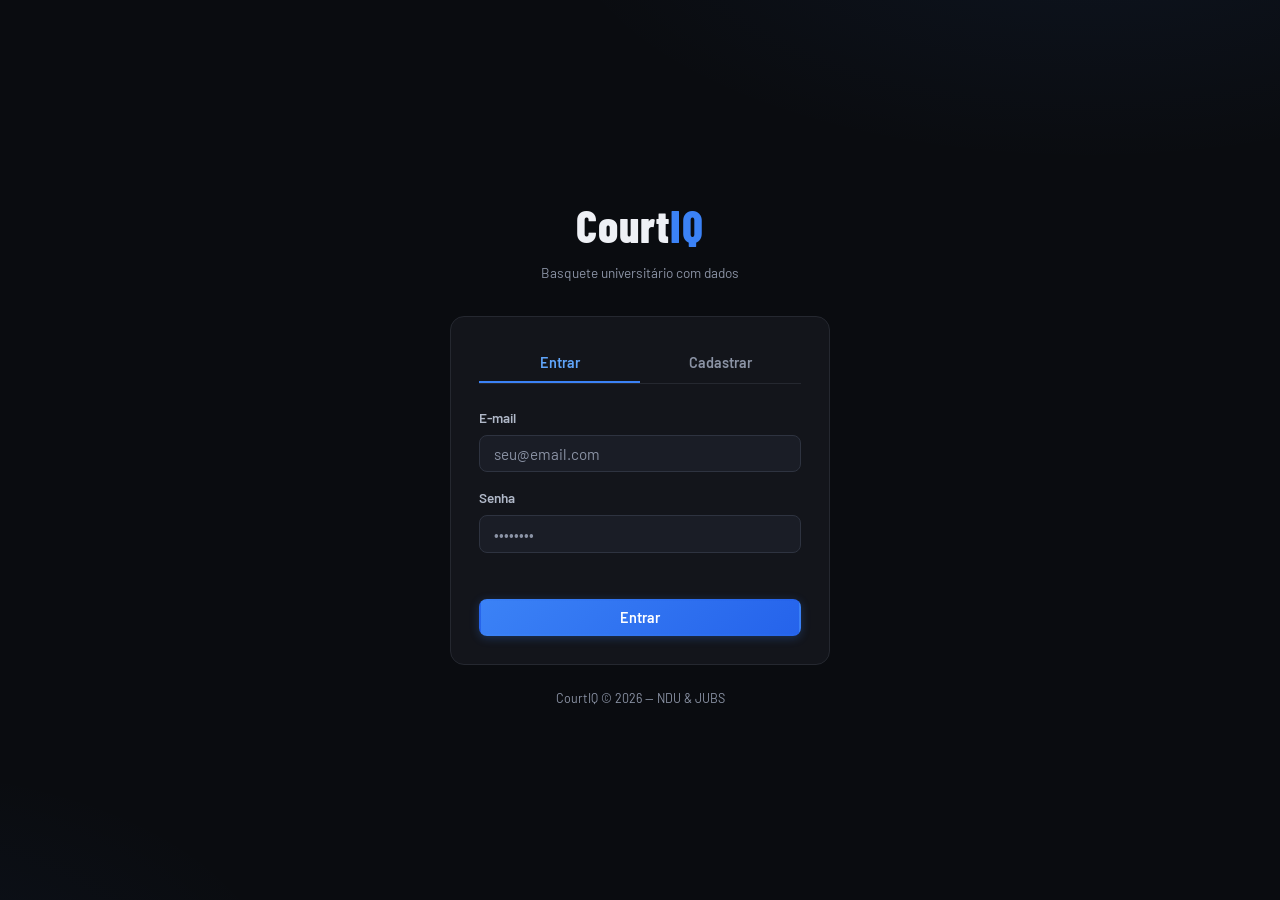
<file: courtiq/index.html>
<!DOCTYPE html>
<html lang="pt-BR">
<head>
  <meta charset="UTF-8" />
  <meta name="viewport" content="width=device-width, initial-scale=1.0" />
  <title>CourtIQ — Login</title>
  <link rel="stylesheet" href="css/style.css" />
  <style>
    .login-page {
      min-height: 100vh;
      display: flex;
      align-items: center;
      justify-content: center;
      padding: 1.5rem;
    }
    .login-box {
      width: 100%;
      max-width: 380px;
    }
    .logo-area {
      text-align: center;
      margin-bottom: 2rem;
    }
    .logo {
      font-family: 'Barlow Condensed', sans-serif;
      font-weight: 800;
      font-size: 2.8rem;
      letter-spacing: 0.02em;
    }
    .logo span { color: var(--accent); }
    .logo-sub {
      font-size: 0.85rem;
      color: var(--muted);
      margin-top: 0.25rem;
    }
    .login-card {
      background: var(--bg2);
      border: 1px solid var(--border);
      border-radius: 14px;
      padding: 1.75rem;
    }
    .login-tabs {
      display: flex;
      gap: 0;
      margin-bottom: 1.5rem;
      border-bottom: 1px solid var(--border);
    }
    .login-tab {
      flex: 1;
      padding: 0.6rem;
      text-align: center;
      font-weight: 600;
      font-size: 0.9rem;
      color: var(--muted);
      border-bottom: 2px solid transparent;
      cursor: pointer;
      background: none;
      border-top: none;
      border-left: none;
      border-right: none;
      transition: color 0.15s, border-color 0.15s;
    }
    .login-tab.active {
      color: var(--accent2);
      border-bottom-color: var(--accent);
    }
    .form-stack { display: flex; flex-direction: column; gap: 1rem; }
    .footer-text {
      text-align: center;
      font-size: 0.78rem;
      color: var(--muted);
      margin-top: 1.5rem;
    }
  </style>
</head>
<body>
  <div class="login-page">
    <div class="login-box">
      <div class="logo-area">
        <div class="logo">Court<span>IQ</span></div>
        <div class="logo-sub">Basquete universitário com dados</div>
      </div>

      <div class="login-card">
        <div class="login-tabs">
          <button class="login-tab active" id="tab-login" onclick="showTab('login')">Entrar</button>
          <button class="login-tab" id="tab-signup" onclick="showTab('signup')">Cadastrar</button>
        </div>

        <!-- Formulário de Login -->
        <div id="panel-login">
          <form class="form-stack" id="form-login">
            <div class="form-group">
              <label class="form-label" for="login-email">E-mail</label>
              <input class="input" type="email" id="login-email" placeholder="seu@email.com" required autocomplete="email" />
            </div>
            <div class="form-group">
              <label class="form-label" for="login-password">Senha</label>
              <input class="input" type="password" id="login-password" placeholder="••••••••" required autocomplete="current-password" />
            </div>
            <div class="form-error" id="login-error"></div>
            <button class="btn btn-primary btn-full" type="submit" id="btn-login">Entrar</button>
          </form>
        </div>

        <!-- Formulário de Cadastro -->
        <div id="panel-signup" class="hidden">
          <form class="form-stack" id="form-signup">
            <div class="form-group">
              <label class="form-label" for="signup-email">E-mail</label>
              <input class="input" type="email" id="signup-email" placeholder="seu@email.com" required autocomplete="email" />
            </div>
            <div class="form-group">
              <label class="form-label" for="signup-password">Senha</label>
              <input class="input" type="password" id="signup-password" placeholder="mínimo 6 caracteres" required autocomplete="new-password" minlength="6" />
            </div>
            <div class="form-group">
              <label class="form-label" for="signup-password2">Confirmar senha</label>
              <input class="input" type="password" id="signup-password2" placeholder="••••••••" required autocomplete="new-password" />
            </div>
            <div class="form-error" id="signup-error"></div>
            <div id="signup-success" class="hidden" style="color: var(--green); font-size: 0.85rem; text-align: center;"></div>
            <button class="btn btn-primary btn-full" type="submit" id="btn-signup">Criar conta</button>
          </form>
        </div>
      </div>

      <div class="footer-text">CourtIQ © 2026 — NDU &amp; JUBS</div>
    </div>
  </div>

  <script type="module">
    import { signIn, signUp, redirectIfLoggedIn } from './js/auth.js';
    import { setLoading } from './js/utils.js';

    redirectIfLoggedIn();

    window.showTab = function(tab) {
      document.getElementById('panel-login').classList.toggle('hidden', tab !== 'login');
      document.getElementById('panel-signup').classList.toggle('hidden', tab !== 'signup');
      document.getElementById('tab-login').classList.toggle('active', tab === 'login');
      document.getElementById('tab-signup').classList.toggle('active', tab === 'signup');
    };

    document.getElementById('form-login').addEventListener('submit', async (e) => {
      e.preventDefault();
      const email = document.getElementById('login-email').value;
      const password = document.getElementById('login-password').value;
      const errEl = document.getElementById('login-error');
      const btn = document.getElementById('btn-login');
      errEl.textContent = '';
      setLoading(btn, true);
      try {
        await signIn(email, password);
        window.location.href = 'choose.html';
      } catch (err) {
        errEl.textContent = 'E-mail ou senha incorretos.';
        setLoading(btn, false);
      }
    });

    document.getElementById('form-signup').addEventListener('submit', async (e) => {
      e.preventDefault();
      const email = document.getElementById('signup-email').value;
      const password = document.getElementById('signup-password').value;
      const password2 = document.getElementById('signup-password2').value;
      const errEl = document.getElementById('signup-error');
      const successEl = document.getElementById('signup-success');
      const btn = document.getElementById('btn-signup');
      errEl.textContent = '';
      successEl.classList.add('hidden');

      if (password !== password2) {
        errEl.textContent = 'As senhas não coincidem.';
        return;
      }
      setLoading(btn, true);
      try {
        await signUp(email, password);
        successEl.textContent = 'Conta criada! Verifique seu e-mail para confirmar.';
        successEl.classList.remove('hidden');
        setLoading(btn, false);
      } catch (err) {
        errEl.textContent = err.message || 'Erro ao criar conta.';
        setLoading(btn, false);
      }
    });
  </script>
</body>
</html>
</file>
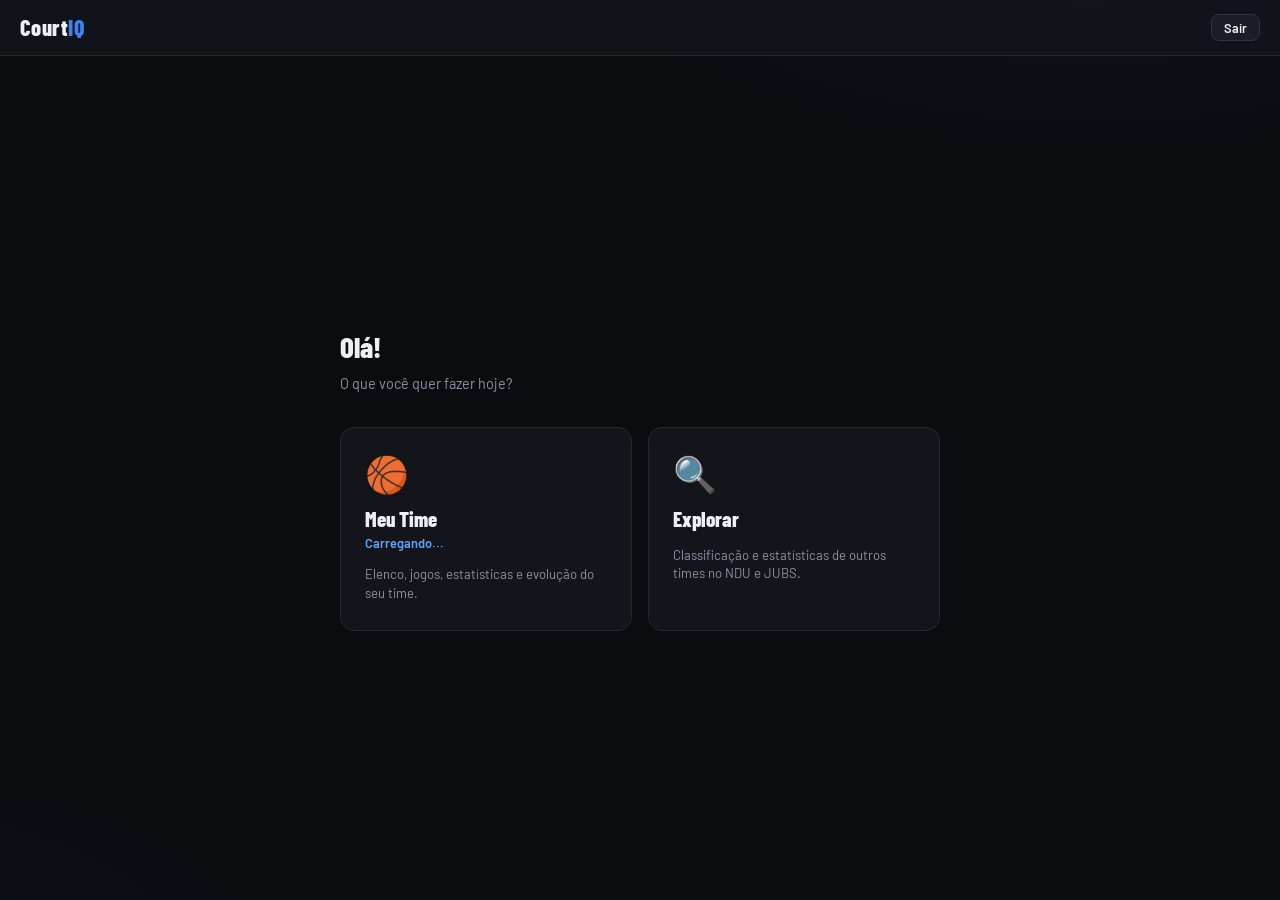
<file: courtiq/choose.html>
<!DOCTYPE html>
<html lang="pt-BR">
<head>
  <meta charset="UTF-8" />
  <meta name="viewport" content="width=device-width, initial-scale=1.0" />
  <title>CourtIQ — Início</title>
  <link rel="stylesheet" href="css/style.css" />
  <style>
    .choose-page {
      min-height: 100vh;
      display: flex;
      flex-direction: column;
    }
    .choose-body {
      flex: 1;
      display: flex;
      align-items: center;
      justify-content: center;
      padding: 2rem 1.25rem;
    }
    .choose-inner { width: 100%; max-width: 600px; }
    .greeting {
      font-family: 'Barlow Condensed', sans-serif;
      font-weight: 800;
      font-size: 1.8rem;
      margin-bottom: 0.3rem;
    }
    .greeting-sub { color: var(--muted); font-size: 0.9rem; margin-bottom: 2rem; }
    .choose-grid {
      display: grid;
      grid-template-columns: 1fr 1fr;
      gap: 1rem;
    }
    .choose-card {
      background: var(--bg2);
      border: 1px solid var(--border);
      border-radius: 14px;
      padding: 1.75rem 1.5rem;
      cursor: pointer;
      text-decoration: none;
      color: var(--text);
      transition: border-color 0.15s, background 0.15s, transform 0.1s;
      display: flex;
      flex-direction: column;
      gap: 0.75rem;
    }
    .choose-card:hover {
      border-color: var(--accent);
      background: #0f1e38;
      transform: translateY(-2px);
      text-decoration: none;
    }
    .choose-icon {
      font-size: 2.2rem;
      line-height: 1;
    }
    .choose-title {
      font-family: 'Barlow Condensed', sans-serif;
      font-weight: 800;
      font-size: 1.3rem;
    }
    .choose-desc { font-size: 0.82rem; color: var(--muted); line-height: 1.4; }
    .choose-team-name {
      font-size: 0.8rem;
      color: var(--accent2);
      font-weight: 600;
    }

    /* Modal onboarding */
    .onboarding-steps { display: flex; flex-direction: column; gap: 1rem; }
    .step-label {
      font-size: 0.75rem;
      font-weight: 700;
      text-transform: uppercase;
      letter-spacing: 0.06em;
      color: var(--accent2);
      margin-bottom: 0.5rem;
    }

    @media (max-width: 480px) {
      .choose-grid { grid-template-columns: 1fr; }
    }
  </style>
</head>
<body>
  <div class="choose-page">
    <nav class="navbar">
      <span class="navbar-logo">Court<span>IQ</span></span>
      <div class="navbar-actions">
        <button class="btn btn-ghost btn-sm" id="btn-logout">Sair</button>
      </div>
    </nav>

    <div class="choose-body">
      <div class="choose-inner">
        <div class="greeting" id="greeting">Olá!</div>
        <div class="greeting-sub">O que você quer fazer hoje?</div>

        <div class="choose-grid">
          <a class="choose-card" href="pages/team.html" id="card-myteam">
            <div class="choose-icon">🏀</div>
            <div>
              <div class="choose-title">Meu Time</div>
              <div class="choose-team-name" id="team-name-label">Carregando...</div>
            </div>
            <div class="choose-desc">Elenco, jogos, estatísticas e evolução do seu time.</div>
          </a>

          <a class="choose-card" href="pages/explore.html">
            <div class="choose-icon">🔍</div>
            <div>
              <div class="choose-title">Explorar</div>
            </div>
            <div class="choose-desc">Classificação e estatísticas de outros times no NDU e JUBS.</div>
          </a>
        </div>
      </div>
    </div>
  </div>

  <!-- Modal onboarding: criar time -->
  <div class="modal-overlay hidden" id="modal-onboarding">
    <div class="modal">
      <div class="modal-title">Bem-vindo ao CourtIQ! 👋</div>
      <p class="text-muted text-sm mb-2">Vamos criar seu time antes de começar.</p>
      <div class="onboarding-steps">
        <div>
          <div class="step-label">Passo 1 — Nome do time</div>
          <div class="form-group">
            <input class="input" type="text" id="team-name-input" placeholder="Ex: Medicina Einstein" maxlength="60" />
          </div>
        </div>
        <div>
          <div class="step-label">Passo 2 — Primeira atleta (opcional)</div>
          <div class="form-group">
            <input class="input" type="text" id="player-name-input" placeholder="Nome da atleta" maxlength="60" />
          </div>
          <div class="flex gap-1 mt-1">
            <input class="input" type="number" id="player-number-input" placeholder="Nº" min="0" max="99" style="width:70px;flex-shrink:0" />
            <select class="select" id="player-position-input">
              <option value="">Posição</option>
              <option>Armadora</option>
              <option>Ala</option>
              <option>Ala-Pivô</option>
              <option>Pivô</option>
            </select>
          </div>
        </div>
        <div class="form-error" id="onboarding-error"></div>
      </div>
      <div class="modal-actions">
        <button class="btn btn-primary" id="btn-create-team">Criar time</button>
      </div>
    </div>
  </div>

  <script type="module">
    import { requireAuth, signOut } from './js/auth.js';
    import { getMyTeam, createTeam, createPlayer } from './js/team.js';
    import { setLoading } from './js/utils.js';

    document.getElementById('btn-logout').addEventListener('click', signOut);

    async function init() {
      const session = await requireAuth();
      if (!session) return;

      const user = session.user;
      const email = user.email || '';
      document.getElementById('greeting').textContent = `Olá, ${email.split('@')[0]}!`;

      const team = await getMyTeam(user.id);
      if (!team) {
        document.getElementById('team-name-label').textContent = 'Criar time';
        document.getElementById('modal-onboarding').classList.remove('hidden');
        document.getElementById('card-myteam').style.pointerEvents = 'none';
      } else {
        localStorage.setItem('currentTeamId', team.id);
        document.getElementById('team-name-label').textContent = team.name;
      }
    }

    document.getElementById('btn-create-team').addEventListener('click', async () => {
      const teamName = document.getElementById('team-name-input').value.trim();
      const playerName = document.getElementById('player-name-input').value.trim();
      const errEl = document.getElementById('onboarding-error');
      const btn = document.getElementById('btn-create-team');
      errEl.textContent = '';

      if (!teamName) { errEl.textContent = 'Informe o nome do time.'; return; }

      setLoading(btn, true);
      try {
        const team = await createTeam(teamName);
        localStorage.setItem('currentTeamId', team.id);
        if (playerName) {
          await createPlayer(team.id, {
            name: playerName,
            jersey_number: parseInt(document.getElementById('player-number-input').value) || null,
            position: document.getElementById('player-position-input').value || null,
          });
        }
        window.location.href = 'pages/team.html';
      } catch (err) {
        errEl.textContent = err.message || 'Erro ao criar time.';
        setLoading(btn, false);
      }
    });

    init();
  </script>
</body>
</html>
</file>
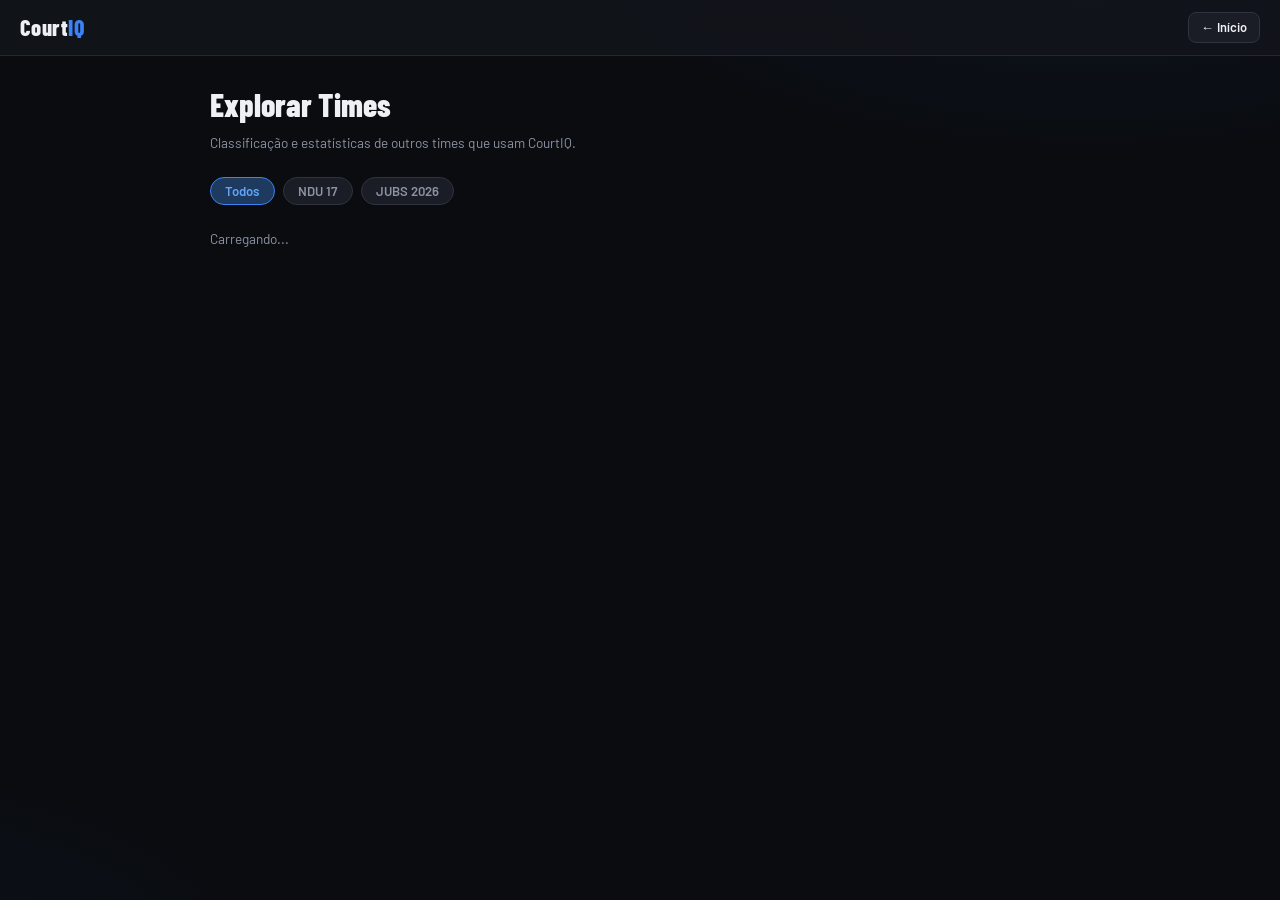
<file: courtiq/pages/explore.html>
<!DOCTYPE html>
<html lang="pt-BR">
<head>
  <meta charset="UTF-8" />
  <meta name="viewport" content="width=device-width, initial-scale=1.0" />
  <title>CourtIQ — Explorar</title>
  <link rel="stylesheet" href="../css/style.css" />
  <style>
    .main { padding: 1.5rem 1.25rem; max-width: 900px; margin: 0 auto; }
    .page-title { font-family: 'Barlow Condensed', sans-serif; font-weight: 800; font-size: 2rem; margin-bottom: 0.3rem; }
    .filter-bar { display: flex; gap: 0.5rem; margin-bottom: 1.5rem; flex-wrap: wrap; }
    .filter-pill {
      padding: 0.3rem 0.9rem;
      border-radius: 20px;
      font-size: 0.82rem;
      font-weight: 600;
      background: var(--bg3);
      border: 1px solid var(--border2);
      color: var(--muted);
      cursor: pointer;
      transition: background 0.12s, color 0.12s, border-color 0.12s;
    }
    .filter-pill.active { background: var(--accent-dim); border-color: var(--accent); color: var(--accent2); }
    .rank { font-family: 'Barlow Condensed', sans-serif; font-weight: 800; font-size: 1.2rem; color: var(--muted); }
    .rank.gold   { color: #fbbf24; }
    .rank.silver { color: #94a3b8; }
    .rank.bronze { color: #c07a3f; }
    .team-name-cell { font-weight: 600; }
    .record-cell { font-family: 'Barlow Condensed', sans-serif; font-weight: 700; }
    .win  { color: var(--green); }
    .loss { color: var(--red); }
    .empty-state { text-align: center; padding: 3rem 1rem; color: var(--muted); }
    .empty-icon { font-size: 3rem; margin-bottom: 0.75rem; }
  </style>
</head>
<body>
  <nav class="navbar">
    <a class="navbar-logo" href="../choose.html">Court<span>IQ</span></a>
    <div class="navbar-actions">
      <a class="btn btn-ghost btn-sm" href="../choose.html">← Início</a>
    </div>
  </nav>

  <div class="main">
    <div class="page-title">Explorar Times</div>
    <p class="text-muted text-sm mb-3">Classificação e estatísticas de outros times que usam CourtIQ.</p>

    <div class="filter-bar">
      <button class="filter-pill active" onclick="setFilter('')">Todos</button>
      <button class="filter-pill" onclick="setFilter('NDU 17')">NDU 17</button>
      <button class="filter-pill" onclick="setFilter('JUBS 2026')">JUBS 2026</button>
    </div>

    <div id="table-wrap" class="table-wrap">
      <div class="text-muted text-sm">Carregando...</div>
    </div>
  </div>

  <script type="module">
    import { requireAuth } from '../js/auth.js';
    import { supabase } from '../js/supabase-client.js';
    import { calcTeamScore } from '../js/stats.js';

    let allTeams = [];
    let allGames = [];
    let currentFilter = '';

    const FILTERS = ['', 'NDU 17', 'JUBS 2026'];
    window.setFilter = function(f) {
      currentFilter = f;
      document.querySelectorAll('.filter-pill').forEach((b, i) => {
        b.classList.toggle('active', FILTERS[i] === f);
      });
      renderTable();
    };

    function renderTable() {
      const wrap = document.getElementById('table-wrap');
      const games = currentFilter
        ? allGames.filter(g => g.tournament === currentFilter && g.status === 'finished')
        : allGames.filter(g => g.status === 'finished');

      if (allTeams.length === 0) {
        wrap.innerHTML = `<div class="empty-state"><div class="empty-icon">🏀</div><p>Nenhum time cadastrado ainda.</p></div>`;
        return;
      }

      // Agregar por time
      const teamStats = allTeams.map(team => {
        const teamGames = games.filter(g => g.team_id === team.id);
        const wins = teamGames.filter(g => (g.our_score || 0) > (g.opp_score || 0)).length;
        const losses = teamGames.length - wins;
        const avgPts = teamGames.length > 0
          ? Math.round(teamGames.reduce((a, g) => a + (g.our_score || 0), 0) / teamGames.length)
          : 0;
        return { team, played: teamGames.length, wins, losses, avgPts };
      }).sort((a, b) => b.wins - a.wins || b.avgPts - a.avgPts);

      if (teamStats.every(t => t.played === 0)) {
        wrap.innerHTML = `<div class="empty-state"><div class="empty-icon">📋</div><p>Nenhum jogo registrado${currentFilter ? ' em ' + currentFilter : ''}.</p></div>`;
        return;
      }

      wrap.innerHTML = `
        <table>
          <thead>
            <tr>
              <th>#</th>
              <th>Time</th>
              <th>J</th>
              <th>V</th>
              <th>D</th>
              <th>PTS/j</th>
            </tr>
          </thead>
          <tbody>
            ${teamStats.map((row, i) => `
              <tr>
                <td><span class="rank ${i===0?'gold':i===1?'silver':i===2?'bronze':''}">${i+1}</span></td>
                <td class="team-name-cell">${row.team.name}</td>
                <td>${row.played}</td>
                <td class="record-cell win">${row.wins}</td>
                <td class="record-cell loss">${row.losses}</td>
                <td>${row.avgPts || '—'}</td>
              </tr>
            `).join('')}
          </tbody>
        </table>
      `;
    }

    async function init() {
      const session = await requireAuth();
      if (!session) return;

      // Buscar todos os times (dados públicos)
      const { data: teams } = await supabase.from('teams').select('id, name').order('name');
      allTeams = teams || [];

      // Buscar jogos finalizados
      const { data: games } = await supabase
        .from('games')
        .select('id, team_id, opponent, date, tournament, status, our_score, opp_score')
        .eq('status', 'finished')
        .order('date', { ascending: false });
      allGames = games || [];

      renderTable();
    }

    init();
  </script>
</body>
</html>
</file>
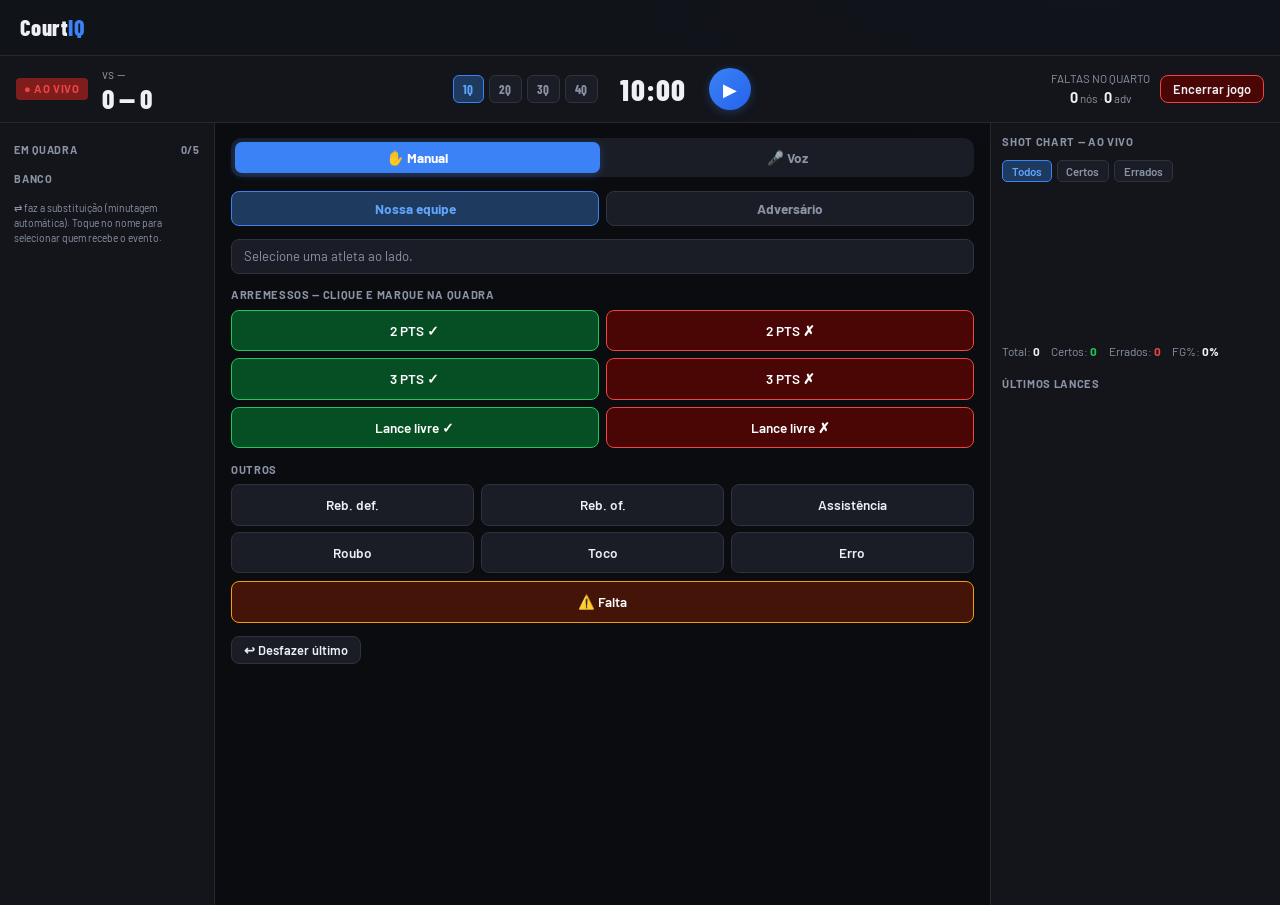
<file: courtiq/pages/game-input.html>
<!DOCTYPE html>
<html lang="pt-BR">
<head>
  <meta charset="UTF-8" />
  <meta name="viewport" content="width=device-width, initial-scale=1.0" />
  <title>CourtIQ — Jogo ao Vivo</title>
  <link rel="stylesheet" href="../css/style.css" />
  <style>
    body { overflow-x: hidden; }

    /* Header fixo */
    .game-header {
      position: sticky;
      top: 56px;
      background: var(--bg2);
      border-bottom: 1px solid var(--border);
      z-index: 50;
      padding: 0.55rem 1rem;
      display: flex;
      align-items: center;
      justify-content: space-between;
      gap: 1rem;
      flex-wrap: wrap;
    }
    .game-header-info { display: flex; align-items: center; gap: 0.9rem; }
    .live-badge { background: #7f1d1d; color: var(--red); font-size: 0.7rem; font-weight: 700; text-transform: uppercase; padding: 0.15rem 0.5rem; border-radius: 4px; letter-spacing: 0.06em; }
    .game-score { font-family: 'Barlow Condensed', sans-serif; font-weight: 800; font-size: 1.7rem; line-height: 1.1; }
    .game-vs { color: var(--muted); font-size: 0.78rem; }

    /* Relógio */
    .clock-block { display: flex; align-items: center; gap: 0.6rem; }
    .clock-time {
      font-family: 'Barlow Condensed', sans-serif;
      font-weight: 800;
      font-size: 1.9rem;
      letter-spacing: 0.04em;
      min-width: 92px;
      text-align: center;
      cursor: pointer;
      border: 1px dashed transparent;
      border-radius: 8px;
      padding: 0 0.3rem;
      line-height: 1.15;
    }
    .clock-time:hover { border-color: var(--border2); }
    .clock-time.running { color: var(--green); }
    .clock-btn {
      width: 42px; height: 42px; border-radius: 50%;
      background: linear-gradient(135deg,#3b82f6,#2563eb);
      border: none; color: #fff; font-size: 1.1rem; cursor: pointer;
      display: flex; align-items: center; justify-content: center;
      box-shadow: 0 2px 10px rgba(59,130,246,0.3);
    }
    .clock-btn.running { background: var(--bg3); border: 1px solid var(--border2); box-shadow: none; }

    .fouls-chip { font-size: 0.72rem; color: var(--muted); text-align: center; }
    .fouls-chip strong { font-size: 0.9rem; color: var(--text); }
    .fouls-chip strong.bonus { color: var(--red); }

    .game-header-right { display: flex; align-items: center; gap: 0.6rem; flex-wrap: wrap; }

    /* Layout 3 colunas */
    .game-body {
      display: grid;
      grid-template-columns: 215px 1fr 290px;
      gap: 0;
      height: calc(100vh - 118px);
      overflow: hidden;
    }

    /* Coluna 1 — atletas */
    .player-sidebar {
      background: var(--bg2);
      border-right: 1px solid var(--border);
      overflow-y: auto;
      padding: 0.65rem 0.5rem;
    }
    .sidebar-title { display:flex; justify-content:space-between; font-size: 0.68rem; font-weight: 700; text-transform: uppercase; letter-spacing: 0.06em; color: var(--muted); padding: 0 0.4rem; margin: 0.5rem 0 0.35rem; }
    .sidebar-player {
      display: flex;
      align-items: center;
      gap: 0.45rem;
      padding: 0.42rem 0.45rem;
      border-radius: 8px;
      cursor: pointer;
      border: 1px solid transparent;
      margin-bottom: 0.2rem;
      transition: border-color 0.12s, background 0.12s;
    }
    .sidebar-player:hover { background: var(--bg3); }
    .sidebar-player.selected { border-color: var(--accent); background: #0f1e38; }
    .sidebar-player.sub-out { border-color: var(--yellow); background: #2a1f05; }
    .sp-num { font-family: 'Barlow Condensed', sans-serif; font-weight: 800; font-size: 0.95rem; color: var(--accent); width: 26px; flex-shrink: 0; }
    .sp-info { flex: 1; min-width: 0; }
    .sp-name { font-size: 0.8rem; font-weight: 600; white-space: nowrap; overflow: hidden; text-overflow: ellipsis; }
    .sp-mini { font-size: 0.64rem; color: var(--muted); }
    .sp-mini .pf-warn { color: var(--yellow); font-weight: 700; }
    .sp-mini .pf-out { color: var(--red); font-weight: 700; }
    .sub-btn {
      width: 26px; height: 26px; flex-shrink: 0;
      border-radius: 6px;
      background: var(--bg3); border: 1px solid var(--border2);
      color: var(--muted); cursor: pointer; font-size: 0.85rem;
      display: flex; align-items: center; justify-content: center;
    }
    .sub-btn:hover { color: var(--text); border-color: var(--accent); }

    /* Coluna 2 — registro */
    .stat-panel { overflow-y: auto; padding: 0.9rem 1rem; display: flex; flex-direction: column; gap: 0.85rem; }
    .reg-tabs { display: flex; gap: 0.4rem; }
    .reg-tab {
      flex: 1;
      padding: 0.5rem;
      border-radius: 8px;
      font-weight: 700;
      font-size: 0.85rem;
      background: var(--bg3);
      border: 1px solid var(--border2);
      color: var(--muted);
      cursor: pointer;
    }
    .reg-tab.active { background: var(--accent-dim); border-color: var(--accent); color: var(--accent2); }
    .reg-tab.opp.active { background: #3a2a10; border-color: var(--yellow); color: var(--yellow); }

    /* Alternador Manual ↔ Voz */
    .input-mode-switch { display: flex; gap: 0.35rem; background: var(--bg3); padding: 0.25rem; border-radius: 10px; }
    .ims-btn { flex: 1; padding: 0.45rem; border-radius: 7px; font-weight: 700; font-size: 0.85rem; background: transparent; border: none; color: var(--muted); cursor: pointer; }
    .ims-btn.active { background: var(--accent); color: #fff; box-shadow: 0 2px 8px rgba(59,130,246,0.3); }

    /* Painel de voz */
    .voice-mic-wrap { display: flex; flex-direction: column; align-items: center; gap: 0.55rem; padding: 0.6rem 0 0.2rem; }
    .voice-mic {
      width: 104px; height: 104px; border-radius: 50%;
      background: linear-gradient(135deg,#3b82f6,#2563eb);
      border: none; color: #fff; font-size: 2.5rem; cursor: pointer;
      box-shadow: 0 6px 22px rgba(59,130,246,0.4);
      transition: transform 0.1s;
      display: flex; align-items: center; justify-content: center;
    }
    .voice-mic:active { transform: scale(0.95); }
    .voice-mic.listening { background: linear-gradient(135deg,#ef4444,#b91c1c); animation: micpulse 1.1s infinite; }
    @keyframes micpulse { 0%,100% { box-shadow: 0 0 0 0 rgba(239,68,68,0.55); } 50% { box-shadow: 0 0 0 16px rgba(239,68,68,0); } }
    .voice-state { font-size: 0.82rem; color: var(--muted); font-weight: 600; text-align: center; }
    .voice-state.listening { color: var(--red); }
    .voice-transcript { min-height: 1.4rem; text-align: center; font-size: 0.95rem; color: var(--text); font-style: italic; }
    .voice-parsed { border-radius: 9px; padding: 0.5rem 0.7rem; font-size: 0.85rem; font-weight: 600; text-align: center; }
    .voice-parsed.ok { background: rgba(16,185,129,0.12); border: 1px solid var(--green); color: #6ee7b7; }
    .voice-parsed.err { background: rgba(239,68,68,0.1); border: 1px solid var(--red); color: #fca5a5; }
    .voice-help ul { list-style: none; padding: 0; margin: 0.35rem 0 0; display: flex; flex-direction: column; gap: 0.3rem; }
    .voice-help li { font-size: 0.8rem; color: var(--text); }
    .voice-help li span { color: var(--accent2); font-size: 0.72rem; }
    .voice-help strong { color: var(--accent2); }
    .voice-unsupported { background: #3a2a10; border: 1px solid var(--yellow); color: var(--yellow); padding: 0.6rem; border-radius: 8px; font-size: 0.82rem; }

    .stat-section-title { font-size: 0.7rem; font-weight: 700; text-transform: uppercase; letter-spacing: 0.06em; color: var(--muted); margin-bottom: 0.35rem; }
    .stat-buttons { display: grid; grid-template-columns: 1fr 1fr; gap: 0.45rem; }
    .stat-buttons-3 { display: grid; grid-template-columns: 1fr 1fr 1fr; gap: 0.4rem; }
    .selected-player-label {
      background: var(--accent-dim);
      border: 1px solid var(--accent);
      border-radius: 8px;
      padding: 0.4rem 0.75rem;
      font-size: 0.85rem;
      font-weight: 600;
      color: var(--accent2);
    }
    .no-player-warn {
      background: var(--bg3);
      border: 1px solid var(--border2);
      border-radius: 8px;
      padding: 0.4rem 0.75rem;
      font-size: 0.82rem;
      color: var(--muted);
    }

    /* Camisas do adversário */
    .opp-jerseys { display: flex; flex-wrap: wrap; gap: 0.35rem; }
    .opp-jersey {
      min-width: 40px; height: 34px;
      padding: 0 0.5rem;
      border-radius: 8px;
      background: var(--bg3); border: 1px solid var(--border2);
      color: var(--text);
      font-family: 'Barlow Condensed', sans-serif; font-weight: 800; font-size: 1rem;
      cursor: pointer;
      display: flex; align-items: center; justify-content: center;
    }
    .opp-jersey.selected { background: #3a2a10; border-color: var(--yellow); color: var(--yellow); }
    .opp-jersey.add { color: var(--muted); font-size: 1.1rem; }

    /* Coluna 3 — shot chart + feed */
    .shotchart-panel {
      background: var(--bg2);
      border-left: 1px solid var(--border);
      overflow-y: auto;
      padding: 0.7rem;
      display: flex;
      flex-direction: column;
      gap: 0.55rem;
    }
    .sc-title { font-size: 0.7rem; font-weight: 700; text-transform: uppercase; letter-spacing: 0.06em; color: var(--muted); }
    .sc-svg { border-radius: 8px; width: 100%; }
    .sc-filters { display: flex; gap: 0.3rem; }
    .sc-filter-btn { padding: 0.2rem 0.55rem; border-radius: 5px; font-size: 0.72rem; font-weight: 600; background: var(--bg3); border: 1px solid var(--border2); color: var(--muted); cursor: pointer; }
    .sc-filter-btn.active { background: var(--accent-dim); border-color: var(--accent); color: var(--accent2); }
    .sc-stats { display: flex; gap: 0.7rem; font-size: 0.74rem; }
    .sc-stat { color: var(--muted); }
    .sc-stat strong { color: var(--text); }

    /* Play-by-play */
    .feed { display: flex; flex-direction: column; gap: 0.25rem; }
    .feed-row {
      display: flex; align-items: center; gap: 0.45rem;
      background: var(--bg3);
      border: 1px solid var(--border);
      border-radius: 7px;
      padding: 0.3rem 0.5rem;
      font-size: 0.74rem;
    }
    .feed-clock { font-family:'Barlow Condensed',sans-serif; font-weight: 800; color: var(--accent2); width: 64px; flex-shrink: 0; font-size: 0.78rem; }
    .feed-text { flex: 1; min-width: 0; white-space: nowrap; overflow: hidden; text-overflow: ellipsis; }
    .feed-text.opp { color: var(--yellow); }
    .feed-del { background: none; border: none; color: var(--muted); cursor: pointer; font-size: 0.8rem; padding: 0 0.1rem; }
    .feed-del:hover { color: var(--red); }

    /* Responsividade */
    @media (max-width: 900px) {
      .game-body { grid-template-columns: 185px 1fr; grid-template-rows: 1fr auto; height: auto; overflow: visible; }
      .shotchart-panel { grid-column: 1 / -1; border-left: none; border-top: 1px solid var(--border); }
    }
    @media (max-width: 560px) {
      .game-body { grid-template-columns: 1fr; }
      .player-sidebar { border-right: none; border-bottom: 1px solid var(--border); max-height: 300px; }
      .game-score { font-size: 1.4rem; }
      .clock-time { font-size: 1.5rem; min-width: 74px; }
    }
  </style>
</head>
<body>
  <nav class="navbar">
    <a class="navbar-logo" href="games.html">Court<span>IQ</span></a>
  </nav>

  <!-- Header fixo: placar + relógio + faltas -->
  <div class="game-header">
    <div class="game-header-info">
      <span class="live-badge">● AO VIVO</span>
      <div>
        <div class="game-vs" id="game-vs">vs —</div>
        <div class="game-score"><span id="score-our">0</span> — <span id="score-opp">0</span></div>
      </div>
    </div>

    <div class="clock-block">
      <div class="quarter-selector" id="quarter-selector">
        <button class="quarter-btn active" onclick="setQuarter(1)">1Q</button>
        <button class="quarter-btn" onclick="setQuarter(2)">2Q</button>
        <button class="quarter-btn" onclick="setQuarter(3)">3Q</button>
        <button class="quarter-btn" onclick="setQuarter(4)">4Q</button>
      </div>
      <div class="clock-time" id="clock-time" title="Clique para ajustar o relógio" onclick="editClock()">10:00</div>
      <button class="clock-btn" id="clock-btn" onclick="toggleClock()" title="Iniciar/pausar relógio">▶</button>
    </div>

    <div class="game-header-right">
      <div class="fouls-chip">FALTAS NO QUARTO<br/><strong id="fouls-our">0</strong> nós · <strong id="fouls-opp">0</strong> adv</div>
      <button class="btn btn-danger btn-sm" id="btn-end-game">Encerrar jogo</button>
    </div>
  </div>

  <!-- Banner shot chart -->
  <div class="shot-banner" id="shot-banner" style="margin:0.5rem 1rem 0">
    🎯 Clique na quadra para marcar o local do arremesso
    <button style="margin-left:auto;font-size:0.8rem;color:var(--muted);background:none;border:none;cursor:pointer" onclick="cancelShot()">Cancelar</button>
  </div>

  <!-- Layout 3 colunas -->
  <div class="game-body">

    <!-- Coluna 1: Em quadra / banco -->
    <div class="player-sidebar" id="player-sidebar">
      <div class="sidebar-title"><span>Em quadra</span><span id="oncourt-count">0/5</span></div>
      <div id="oncourt-players"></div>
      <div class="sidebar-title" style="margin-top:0.8rem"><span>Banco</span></div>
      <div id="bench-players"></div>
      <div class="text-muted" style="font-size:0.64rem;padding:0.5rem 0.4rem 0">
        ⇄ faz a substituição (minutagem automática). Toque no nome para selecionar quem recebe o evento.
      </div>
    </div>

    <!-- Coluna 2: Registro de eventos -->
    <div class="stat-panel">
      <!-- Alterna entrada manual ↔ por voz -->
      <div class="input-mode-switch">
        <button class="ims-btn active" id="ims-manual" onclick="setInputMode('manual')">✋ Manual</button>
        <button class="ims-btn" id="ims-voice" onclick="setInputMode('voice')">🎤 Voz</button>
      </div>

      <!-- ===== MODO MANUAL ===== -->
      <div id="manual-mode" style="display:flex;flex-direction:column;gap:0.85rem">
      <div class="reg-tabs">
        <button class="reg-tab active" id="reg-tab-ours" onclick="setRegMode('ours')">Nossa equipe</button>
        <button class="reg-tab opp" id="reg-tab-opp" onclick="setRegMode('opp')">Adversário</button>
      </div>

      <div id="selected-label" class="no-player-warn">Selecione uma atleta ao lado.</div>

      <!-- Camisas do adversário (só no modo adversário) -->
      <div id="opp-jersey-box" style="display:none">
        <div class="stat-section-title">Camisa da adversária</div>
        <div class="opp-jerseys" id="opp-jerseys"></div>
      </div>

      <!-- Arremessos -->
      <div>
        <div class="stat-section-title">Arremessos — clique e marque na quadra</div>
        <div class="stat-buttons">
          <button class="stat-btn stat-btn-green" onclick="triggerShot('2pt_made')">2 PTS ✓</button>
          <button class="stat-btn stat-btn-red"   onclick="triggerShot('2pt_miss')">2 PTS ✗</button>
          <button class="stat-btn stat-btn-green" onclick="triggerShot('3pt_made')">3 PTS ✓</button>
          <button class="stat-btn stat-btn-red"   onclick="triggerShot('3pt_miss')">3 PTS ✗</button>
          <button class="stat-btn stat-btn-green" onclick="registerEvent('ft_made')">Lance livre ✓</button>
          <button class="stat-btn stat-btn-red"   onclick="registerEvent('ft_miss')">Lance livre ✗</button>
        </div>
      </div>

      <!-- Outros -->
      <div>
        <div class="stat-section-title">Outros</div>
        <div class="stat-buttons-3">
          <button class="stat-btn stat-btn-ghost" onclick="registerEvent('reb_def')">Reb. def.</button>
          <button class="stat-btn stat-btn-ghost" onclick="registerEvent('reb_off')">Reb. of.</button>
          <button class="stat-btn stat-btn-ghost" onclick="registerEvent('ast')">Assistência</button>
          <button class="stat-btn stat-btn-ghost" onclick="registerEvent('stl')">Roubo</button>
          <button class="stat-btn stat-btn-ghost" onclick="registerEvent('blk')">Toco</button>
          <button class="stat-btn stat-btn-ghost" onclick="registerEvent('to')">Erro</button>
        </div>
        <div class="mt-1">
          <button class="stat-btn stat-btn-yellow" style="width:100%" onclick="registerEvent('foul')">⚠️ Falta</button>
        </div>
      </div>

      <button class="btn btn-ghost btn-sm" id="btn-undo" style="width:fit-content" onclick="undoLast()">↩ Desfazer último</button>
      </div><!-- /manual-mode -->

      <!-- ===== MODO VOZ ===== -->
      <div id="voice-mode" style="display:none;flex-direction:column;gap:0.7rem">
        <div id="voice-unsupported" class="voice-unsupported" style="display:none">
          Este navegador não suporta reconhecimento de voz. No iPhone/iPad use o <strong>Safari</strong>; no computador use o <strong>Chrome</strong>.
        </div>
        <div class="voice-mic-wrap">
          <button class="voice-mic" id="voice-mic" title="Toque e fale um comando">🎤</button>
          <div class="voice-state" id="voice-state">Toque e fale um comando</div>
        </div>
        <div class="voice-transcript" id="voice-transcript"></div>
        <div class="voice-parsed ok" id="voice-parsed" style="display:none"></div>
        <button class="btn btn-ghost btn-sm" style="width:fit-content;align-self:center" onclick="undoLast()">↩ Desfazer último</button>
        <div class="voice-help">
          <div class="stat-section-title">Como falar — time → camisa → ação</div>
          <ul>
            <li>"<strong>Time A</strong>, camisa 29, <strong>dois pontos</strong>" <span>+ toque a quadra</span></li>
            <li>"<strong>Adversário</strong>, 12, <strong>três errado</strong>" <span>+ toque a quadra</span></li>
            <li>"<strong>Einstein</strong>, 7, rebote defensivo"</li>
            <li>"<strong>Time B</strong>, 15, roubo"</li>
          </ul>
          <div class="text-muted" style="font-size:0.72rem;margin-top:0.45rem">
            Nós: "Time A" · "Einstein" · "nós" &nbsp;|&nbsp; Adversário: "Time B" · "adversário" · "eles"<br/>
            Ações: pontos (2/3), lance livre, rebote def/of, assistência, roubo, toco, turnover, falta.
          </div>
        </div>
      </div>
    </div>

    <!-- Coluna 3: Shot chart + play-by-play -->
    <div class="shotchart-panel">
      <div class="sc-title">Shot chart — ao vivo</div>
      <div class="sc-filters">
        <button class="sc-filter-btn active" onclick="setSCFilter('all')">Todos</button>
        <button class="sc-filter-btn" onclick="setSCFilter('made')">Certos</button>
        <button class="sc-filter-btn" onclick="setSCFilter('missed')">Errados</button>
      </div>
      <svg class="sc-svg" id="sc-svg" viewBox="0 0 560 300"></svg>
      <div class="sc-stats">
        <div class="sc-stat">Total: <strong id="sc-total">0</strong></div>
        <div class="sc-stat">Certos: <strong id="sc-made" style="color:var(--green)">0</strong></div>
        <div class="sc-stat">Errados: <strong id="sc-missed" style="color:var(--red)">0</strong></div>
        <div class="sc-stat">FG%: <strong id="sc-pct">0%</strong></div>
      </div>
      <div class="sc-title" style="margin-top:0.4rem">Últimos lances</div>
      <div class="feed" id="feed"></div>
    </div>
  </div>

  <div class="toast" id="toast"></div>

  <script type="module">
    import { requireAuth } from '../js/auth.js';
    import { getGame, getGamePlayers, updateGameStatus, updateGame } from '../js/games.js';
    import { createEvent, getGameEvents, deleteEvent } from '../js/events.js';
    import { calcPlayerStats, calcTeamScore, calcOppScore, isOppEvent } from '../js/stats.js';
    import { getGameStints, openStint, closeStint, closeAllOpenStints, playedSeconds, fmtMinutes } from '../js/stints.js';
    import { initShotChart, activateShotMode, deactivateShotMode, addShot, renderShots, getShotStats } from '../js/shotchart.js';
    import { parseCommand, createRecognizer, speechSupported } from '../js/voice-scout.js';
    import { getQueryParam, showToast } from '../js/utils.js';

    const gameId = getQueryParam('gameId') || localStorage.getItem('currentGameId');
    const QLEN = 600; // 10 min por quarto (FIBA)

    let game = null;
    let gamePlayers = [];
    let gameEvents = [];
    let stints = [];
    let onCourt = new Set();
    let pendingSubOut = null;

    let regMode = 'ours';           // 'ours' | 'opp'
    let selectedPlayerId = null;    // atleta nossa selecionada
    let selectedOppJersey = null;   // camisa adversária selecionada
    let oppJerseys = new Set();

    let currentQuarter = 1;
    let clockRemaining = QLEN;
    let clockRunning = false;
    let clockTimer = null;

    let pendingEventType = null;
    let pendingVoice = null;        // comando de voz aguardando toque na quadra
    let recognizer = null;
    let scFilter = 'all';
    const svgEl = document.getElementById('sc-svg');

    const TYPE_LABEL = {
      '2pt_made':'cesta de 2','2pt_miss':'errou de 2','3pt_made':'CESTA DE 3','3pt_miss':'errou de 3',
      'ft_made':'lance livre ✓','ft_miss':'lance livre ✗','reb_off':'reb. ofensivo','reb_def':'reb. defensivo',
      'ast':'assistência','stl':'roubo de bola','blk':'toco','to':'erro','foul':'falta','opp_1pt':'+1 adversário',
    };

    // ---------- Relógio ----------
    function elapsed() { return (currentQuarter - 1) * QLEN + (QLEN - clockRemaining); }

    function fmtClock(s) {
      const m = Math.floor(s / 60), ss = Math.floor(s % 60);
      return `${m}:${String(ss).padStart(2, '0')}`;
    }

    function saveClock() {
      localStorage.setItem(`ciq_clock_${gameId}`, JSON.stringify({ q: currentQuarter, r: clockRemaining }));
    }

    function renderClock() {
      const el = document.getElementById('clock-time');
      el.textContent = fmtClock(clockRemaining);
      el.classList.toggle('running', clockRunning);
      const btn = document.getElementById('clock-btn');
      btn.textContent = clockRunning ? '❚❚' : '▶';
      btn.classList.toggle('running', clockRunning);
    }

    window.toggleClock = function() {
      clockRunning = !clockRunning;
      if (clockRunning) {
        clockTimer = setInterval(() => {
          clockRemaining = Math.max(0, clockRemaining - 1);
          renderClock();
          if (clockRemaining % 5 === 0) saveClock();
          updateMinutes();
          if (clockRemaining === 0) {
            window.toggleClock();
            showToast(`Fim do ${currentQuarter}º quarto.`, '');
          }
        }, 1000);
      } else {
        clearInterval(clockTimer);
        saveClock();
      }
      renderClock();
    };

    window.editClock = function() {
      const v = prompt('Relógio (mm:ss):', fmtClock(clockRemaining));
      if (!v) return;
      const m = v.match(/^(\d{1,2})[:.](\d{1,2})$/);
      if (!m) { showToast('Formato inválido. Use mm:ss', 'error'); return; }
      clockRemaining = Math.min(QLEN, (+m[1]) * 60 + (+m[2]));
      saveClock(); renderClock();
    };

    window.setQuarter = function(q) {
      if (clockRunning) window.toggleClock();
      currentQuarter = q;
      clockRemaining = QLEN;
      document.querySelectorAll('.quarter-btn').forEach((b, i) => b.classList.toggle('active', i + 1 === q));
      saveClock(); renderClock(); updateFouls();
    };

    // ---------- Substituições / minutagem ----------
    window.subToggle = async function(pid) {
      try {
        if (onCourt.has(pid)) {
          if (pendingSubOut === pid) { pendingSubOut = null; renderRoster(); return; }
          if (onCourt.size === 5 || pendingSubOut) {
            pendingSubOut = pid; renderRoster();
            showToast('Agora toque ⇄ em quem entra.', '');
            return;
          }
          // menos de 5 em quadra: sai direto
          await exitCourt(pid);
        } else {
          if (onCourt.size >= 5) {
            if (!pendingSubOut) { showToast('Quadra cheia: toque ⇄ em quem sai primeiro.', 'error'); return; }
            await exitCourt(pendingSubOut);
            pendingSubOut = null;
          }
          await enterCourt(pid);
        }
        renderRoster();
      } catch (err) { showToast('Erro na substituição: ' + err.message, 'error'); }
    };

    async function enterCourt(pid) {
      const st = await openStint(gameId, pid, elapsed());
      stints.push(st);
      onCourt.add(pid);
    }

    async function exitCourt(pid) {
      const open = stints.find(s => s.player_id === pid && s.out_s == null);
      if (open) {
        await closeStint(open.id, elapsed());
        open.out_s = elapsed();
      }
      onCourt.delete(pid);
    }

    // ---------- Seleção / modos ----------
    window.setRegMode = function(m) {
      regMode = m;
      document.getElementById('reg-tab-ours').classList.toggle('active', m === 'ours');
      document.getElementById('reg-tab-opp').classList.toggle('active', m === 'opp');
      document.getElementById('opp-jersey-box').style.display = m === 'opp' ? '' : 'none';
      updateSelectedLabel();
    };

    window.selectPlayer = function(id) {
      selectedPlayerId = id;
      if (regMode === 'opp') setRegMode('ours');
      document.querySelectorAll('.sidebar-player').forEach(el => el.classList.toggle('selected', el.dataset.id === id));
      updateSelectedLabel();
      updateSCStats();
    };

    window.selectOppJersey = function(j) {
      selectedOppJersey = j;
      renderOppJerseys();
      updateSelectedLabel();
    };

    window.addOppJersey = function() {
      const v = prompt('Número da camisa adversária:');
      const n = parseInt(v);
      if (isNaN(n) || n < 0 || n > 99) return;
      oppJerseys.add(n);
      selectedOppJersey = n;
      renderOppJerseys();
      updateSelectedLabel();
    };

    function updateSelectedLabel() {
      const el = document.getElementById('selected-label');
      if (regMode === 'ours') {
        const p = gamePlayers.find(p => p.id === selectedPlayerId);
        if (p) {
          el.className = 'selected-player-label';
          el.textContent = `Registrando para: #${p.jersey_number ?? '—'} ${p.name}`;
        } else {
          el.className = 'no-player-warn';
          el.textContent = 'Selecione uma atleta ao lado.';
        }
      } else {
        if (selectedOppJersey != null) {
          el.className = 'selected-player-label';
          el.style.borderColor = 'var(--yellow)';
          el.textContent = `Registrando para: adversária #${selectedOppJersey}`;
        } else {
          el.className = 'no-player-warn';
          el.textContent = 'Selecione (ou adicione) a camisa da adversária acima.';
        }
      }
      if (regMode === 'ours') el.style.borderColor = '';
    }

    function renderOppJerseys() {
      const box = document.getElementById('opp-jerseys');
      const nums = [...oppJerseys].sort((a, b) => a - b);
      box.innerHTML = nums.map(n =>
        `<button class="opp-jersey ${n === selectedOppJersey ? 'selected' : ''}" onclick="selectOppJersey(${n})">#${n}</button>`
      ).join('') + `<button class="opp-jersey add" onclick="addOppJersey()" title="Adicionar camisa">+</button>`;
    }

    // ---------- Registro de eventos ----------
    function canRegister() {
      if (regMode === 'ours' && !selectedPlayerId) { showToast('Selecione uma atleta primeiro.', 'error'); return false; }
      if (regMode === 'opp' && selectedOppJersey == null) { showToast('Selecione a camisa adversária primeiro.', 'error'); return false; }
      return true;
    }

    window.triggerShot = function(type) {
      if (!canRegister()) return;
      pendingEventType = type;
      document.getElementById('shot-banner').classList.add('active');
      activateShotMode(svgEl);
    };

    window.cancelShot = function() {
      pendingEventType = null;
      pendingVoice = null;
      document.getElementById('shot-banner').classList.remove('active');
      deactivateShotMode(svgEl);
    };

    window.registerEvent = async function(type, shotX = null, shotY = null) {
      if (!canRegister()) return;
      try {
        const ev = regMode === 'ours'
          ? await createEvent(gameId, selectedPlayerId, type, currentQuarter, shotX, shotY, 'manual', null, elapsed())
          : await createEvent(gameId, null, type, currentQuarter, shotX, shotY, 'manual', selectedOppJersey, elapsed());
        gameEvents.push(ev);
        afterEventChange(ev, shotX != null);
        if (type === 'foul' && regMode === 'ours') {
          const fls = gameEvents.filter(e => e.player_id === selectedPlayerId && e.type === 'foul').length;
          if (fls === 4) showToast('⚠️ 4ª falta!', '');
          if (fls >= 5) showToast('🚨 5ª falta — atleta excluída.', 'error');
        }
      } catch (err) {
        showToast('Erro ao registrar evento: ' + err.message, 'error');
      }
    };

    window.undoLast = async function() {
      const last = gameEvents[gameEvents.length - 1];
      if (!last) return;
      if (!confirm('Remover o último evento registrado?')) return;
      await removeEvent(last.id, false);
      showToast('Evento removido.', '');
    };

    // ---------- Entrada por voz ----------
    window.setInputMode = function(mode) {
      document.getElementById('ims-manual').classList.toggle('active', mode === 'manual');
      document.getElementById('ims-voice').classList.toggle('active', mode === 'voice');
      document.getElementById('manual-mode').style.display = mode === 'manual' ? 'flex' : 'none';
      document.getElementById('voice-mode').style.display = mode === 'voice' ? 'flex' : 'none';
      if (mode === 'voice' && !speechSupported()) {
        document.getElementById('voice-unsupported').style.display = '';
      }
    };

    function teamLabel(team) {
      return team === 'ours' ? 'Nós' : 'Adv';
    }

    function showVoiceParsed(kind, msg) {
      const el = document.getElementById('voice-parsed');
      el.style.display = '';
      el.className = 'voice-parsed ' + kind;
      el.textContent = msg;
    }

    // Cria o evento vindo da voz (carrega source='voice' para auditoria)
    async function commitVoiceEvent(team, playerId, oppJersey, type, x = null, y = null) {
      const ev = team === 'ours'
        ? await createEvent(gameId, playerId, type, currentQuarter, x, y, 'voice', null, elapsed())
        : await createEvent(gameId, null, type, currentQuarter, x, y, 'voice', oppJersey, elapsed());
      gameEvents.push(ev);
      if (team === 'opp' && oppJersey != null && !oppJerseys.has(oppJersey)) {
        oppJerseys.add(oppJersey); renderOppJerseys();
      }
      afterEventChange(ev, x != null);
      if (type === 'foul' && team === 'ours') {
        const fls = gameEvents.filter(e => e.player_id === playerId && e.type === 'foul').length;
        if (fls === 4) showToast('⚠️ 4ª falta!', '');
        if (fls >= 5) showToast('🚨 5ª falta — atleta excluída.', 'error');
      }
      return ev;
    }

    async function handleVoiceCommand(cmd) {
      let playerId = null, oppJersey = null;
      if (cmd.team === 'ours') {
        const p = gamePlayers.find(x => x.jersey_number === cmd.jersey);
        if (!p) { showVoiceParsed('err', `#${cmd.jersey} não está escalada. Confira o número ou use o manual.`); return; }
        playerId = p.id;
      } else {
        oppJersey = cmd.jersey;
      }
      if (cmd.needsLocation) {
        pendingVoice = { team: cmd.team, playerId, oppJersey, type: cmd.type, jersey: cmd.jersey };
        document.getElementById('shot-banner').classList.add('active');
        activateShotMode(svgEl);
        showVoiceParsed('ok', `${teamLabel(cmd.team)} #${cmd.jersey} · ${cmd.label} — toque o local na quadra 👉`);
      } else {
        await commitVoiceEvent(cmd.team, playerId, oppJersey, cmd.type);
        showVoiceParsed('ok', `✓ ${teamLabel(cmd.team)} #${cmd.jersey} · ${cmd.label}`);
      }
    }

    function displayTranscript(t) { return t.replace(/:/g, ' dois pontos'); }

    function onVoiceFinal(text, alternatives) {
      document.getElementById('voice-transcript').textContent = `"${displayTranscript(text)}"`;
      const candidates = (alternatives && alternatives.length) ? alternatives : [text];
      let cmd = null;
      for (const alt of candidates) {
        const c = parseCommand(alt);
        if (c.ok) { cmd = c; break; }
        if (!cmd) cmd = c; // guarda o primeiro para a mensagem de erro
      }
      if (cmd && cmd.ok) { handleVoiceCommand(cmd); return; }
      const hints = {
        sem_time: 'comece pelo time: "Time A" / "Einstein" ou "Adversário".',
        sem_acao: 'não identifiquei a ação (pontos, rebote, roubo...).',
        sem_camisa: 'não identifiquei o número da camisa.',
        vazio: 'não ouvi nada — tente de novo.',
      };
      showVoiceParsed('err', `Não entendi — ${hints[cmd?.reason] || 'repita o comando.'}`);
    }

    function setupVoice() {
      const micBtn = document.getElementById('voice-mic');
      if (!speechSupported()) {
        document.getElementById('voice-unsupported').style.display = '';
        return;
      }
      recognizer = createRecognizer({
        lang: 'pt-BR',
        onInterim: (t) => { document.getElementById('voice-transcript').textContent = displayTranscript(t); },
        onFinal: onVoiceFinal,
        onError: (code) => {
          const st = document.getElementById('voice-state');
          st.classList.remove('listening');
          micBtn.classList.remove('listening');
          if (code === 'not-allowed' || code === 'service-not-allowed') {
            showVoiceParsed('err', 'Permita o uso do microfone para usar a voz.');
            st.textContent = 'Microfone bloqueado';
          } else if (code === 'no-speech') {
            st.textContent = 'Não ouvi — toque e fale';
          } else {
            st.textContent = 'Toque e fale um comando';
          }
        },
        onState: (s) => {
          const st = document.getElementById('voice-state');
          micBtn.classList.toggle('listening', s === 'listening');
          st.classList.toggle('listening', s === 'listening');
          st.textContent = s === 'listening' ? '🔴 Ouvindo… fale agora' : 'Toque e fale um comando';
        },
      });
      micBtn.addEventListener('click', () => {
        if (!recognizer) return;
        if (recognizer.active) recognizer.stop();
        else { document.getElementById('voice-transcript').textContent = ''; recognizer.start(); }
      });
    }

    window.removeFeedEvent = async function(id) {
      if (!confirm('Remover este lance?')) return;
      await removeEvent(id, false);
    };

    async function removeEvent(id, silent) {
      try {
        await deleteEvent(id);
        gameEvents = gameEvents.filter(e => e.id !== id);
        afterEventChange(null, true);
      } catch (err) {
        if (!silent) showToast('Erro ao remover.', 'error');
      }
    }

    function afterEventChange(ev, touchShots) {
      updateScoreboard();
      updateRosterStats();
      updateFouls();
      renderFeed();
      if (touchShots) {
        if (ev && ev.shot_x != null) addShot(svgEl, ev);
        else {
          const shots = gameEvents.filter(e => e.shot_x != null);
          renderShots(svgEl, shots, scFilter, null);
        }
        updateSCStats();
      }
    }

    // ---------- UI: placar / faltas / feed / roster ----------
    function updateScoreboard() {
      document.getElementById('score-our').textContent = calcTeamScore(gameEvents);
      document.getElementById('score-opp').textContent = calcOppScore(gameEvents);
    }

    function updateFouls() {
      const inQ = gameEvents.filter(e => e.type === 'foul' && (e.quarter || 1) === currentQuarter);
      const ours = inQ.filter(e => !isOppEvent(e)).length;
      const opp = inQ.filter(e => isOppEvent(e)).length;
      const elOur = document.getElementById('fouls-our');
      const elOpp = document.getElementById('fouls-opp');
      elOur.textContent = ours; elOur.classList.toggle('bonus', ours >= 5);
      elOpp.textContent = opp; elOpp.classList.toggle('bonus', opp >= 5);
    }

    function feedClockLabel(ev) {
      if (ev.clock_s == null) return `Q${ev.quarter || '?'}`;
      const q = ev.quarter || Math.floor(Number(ev.clock_s) / QLEN) + 1;
      const rem = QLEN - (Number(ev.clock_s) - (q - 1) * QLEN);
      return `Q${q} ${fmtClock(Math.max(0, rem))}`;
    }

    function renderFeed() {
      const feed = document.getElementById('feed');
      const rows = [...gameEvents].slice(-30).reverse().map(ev => {
        const opp = isOppEvent(ev);
        const p = ev.player_id ? gamePlayers.find(x => x.id === ev.player_id) : null;
        const who = opp
          ? (ev.opp_jersey_number != null ? `Adv #${ev.opp_jersey_number}` : 'Adversário')
          : (p ? `#${p.jersey_number ?? '—'} ${p.name.split(' ')[0]}` : '—');
        return `<div class="feed-row">
          <span class="feed-clock">${feedClockLabel(ev)}</span>
          <span class="feed-text ${opp ? 'opp' : ''}">${who} — ${TYPE_LABEL[ev.type] || ev.type}</span>
          <button class="feed-del" onclick="removeFeedEvent('${ev.id}')" title="Remover">✕</button>
        </div>`;
      });
      feed.innerHTML = rows.join('') || '<div class="text-muted" style="font-size:0.74rem">Nenhum lance registrado ainda.</div>';
    }

    function playerRow(p) {
      const evs = gameEvents.filter(e => e.player_id === p.id);
      const st = calcPlayerStats(evs);
      const secs = playedSeconds(stints, p.id, elapsed());
      const pfClass = st.foul >= 5 ? 'pf-out' : (st.foul >= 4 ? 'pf-warn' : '');
      return `<div class="sidebar-player ${p.id === selectedPlayerId ? 'selected' : ''} ${p.id === pendingSubOut ? 'sub-out' : ''}" data-id="${p.id}" onclick="selectPlayer('${p.id}')">
        <span class="sp-num">#${p.jersey_number ?? '—'}</span>
        <div class="sp-info">
          <div class="sp-name">${p.name.split(' ')[0]}</div>
          <div class="sp-mini" id="mini-${p.id}">${st.pts}p ${st.reb}r ${st.ast}a · <span class="${pfClass}">${st.foul}F</span> · <span class="min-${p.id}">${fmtMinutes(secs)}</span></div>
        </div>
        <button class="sub-btn" onclick="event.stopPropagation(); subToggle('${p.id}')" title="Substituir">⇄</button>
      </div>`;
    }

    function renderRoster() {
      const court = gamePlayers.filter(p => onCourt.has(p.id));
      const bench = gamePlayers.filter(p => !onCourt.has(p.id));
      document.getElementById('oncourt-players').innerHTML =
        court.map(playerRow).join('') || '<div class="text-muted" style="font-size:0.7rem;padding:0 0.4rem">Toque ⇄ no banco para escalar as titulares.</div>';
      document.getElementById('bench-players').innerHTML = bench.map(playerRow).join('');
      document.getElementById('oncourt-count').textContent = `${onCourt.size}/5`;
    }

    function updateRosterStats() { renderRoster(); }

    function updateMinutes() {
      // atualiza só os contadores de minutos (a cada segundo do relógio)
      gamePlayers.forEach(p => {
        if (!onCourt.has(p.id)) return;
        const el = document.querySelector(`.min-${p.id}`);
        if (el) el.textContent = fmtMinutes(playedSeconds(stints, p.id, elapsed()));
      });
    }

    function updateSCStats() {
      const shots = gameEvents.filter(e => e.shot_x != null);
      const st = getShotStats(shots, regMode === 'ours' ? selectedPlayerId : null);
      document.getElementById('sc-total').textContent = st.total;
      document.getElementById('sc-made').textContent = st.made;
      document.getElementById('sc-missed').textContent = st.missed;
      document.getElementById('sc-pct').textContent = st.pct;
    }

    window.setSCFilter = function(f) {
      scFilter = f;
      document.querySelectorAll('.sc-filter-btn').forEach((b, i) => b.classList.toggle('active', ['all','made','missed'][i] === f));
      renderShots(svgEl, gameEvents.filter(e => e.shot_x != null), f, null);
      updateSCStats();
    };

    // ---------- Encerrar jogo ----------
    document.getElementById('btn-end-game').addEventListener('click', async () => {
      if (!confirm('Encerrar o jogo?')) return;
      try {
        if (clockRunning) window.toggleClock();
        await closeAllOpenStints(gameId, elapsed());
        const ourScore = calcTeamScore(gameEvents);
        const oppScore = calcOppScore(gameEvents);
        await updateGame(gameId, { status: 'finished', our_score: ourScore, opp_score: oppScore });
        localStorage.removeItem(`ciq_clock_${gameId}`);
        window.location.href = `game-summary.html?gameId=${gameId}`;
      } catch (err) {
        showToast('Erro ao encerrar jogo.', 'error');
      }
    });

    // ---------- Init ----------
    async function init() {
      const session = await requireAuth();
      if (!session) return;
      if (!gameId) { window.location.href = 'games.html'; return; }

      game = await getGame(gameId);
      if (!game) { window.location.href = 'games.html'; return; }

      if (game.status === 'scheduled') await updateGameStatus(gameId, 'live');
      if (game.status === 'finished') { window.location.href = `game-summary.html?gameId=${gameId}`; return; }

      document.getElementById('game-vs').textContent = `vs ${game.opponent}`;
      document.title = `CourtIQ — vs ${game.opponent}`;

      [gamePlayers, gameEvents, stints] = await Promise.all([
        getGamePlayers(gameId),
        getGameEvents(gameId),
        getGameStints(gameId),
      ]);

      // Restaura relógio salvo + quem está em quadra (stints abertos)
      try {
        const saved = JSON.parse(localStorage.getItem(`ciq_clock_${gameId}`) || 'null');
        if (saved) { currentQuarter = saved.q; clockRemaining = saved.r; }
      } catch {}
      document.querySelectorAll('.quarter-btn').forEach((b, i) => b.classList.toggle('active', i + 1 === currentQuarter));
      stints.filter(s => s.out_s == null).forEach(s => onCourt.add(s.player_id));

      // Camisas adversárias já vistas neste jogo
      gameEvents.forEach(e => { if (e.opp_jersey_number != null) oppJerseys.add(e.opp_jersey_number); });

      renderClock();
      renderRoster();
      renderOppJerseys();
      updateScoreboard();
      updateFouls();
      renderFeed();

      initShotChart(svgEl, async (x, y) => {
        document.getElementById('shot-banner').classList.remove('active');
        if (pendingVoice) {
          const pv = pendingVoice;
          pendingVoice = null;
          await commitVoiceEvent(pv.team, pv.playerId, pv.oppJersey, pv.type, x, y);
          showVoiceParsed('ok', `✓ ${teamLabel(pv.team)} #${pv.jersey} · registrado na quadra`);
          return;
        }
        const type = pendingEventType;
        pendingEventType = null;
        await registerEvent(type, x, y);
      });
      renderShots(svgEl, gameEvents.filter(e => e.shot_x != null), scFilter, null);
      updateSCStats();
      setupVoice();

      if (gamePlayers.length > 0 && !selectedPlayerId) window.selectPlayer(gamePlayers[0].id);
    }

    init();
  </script>
</body>
</html>
</file>
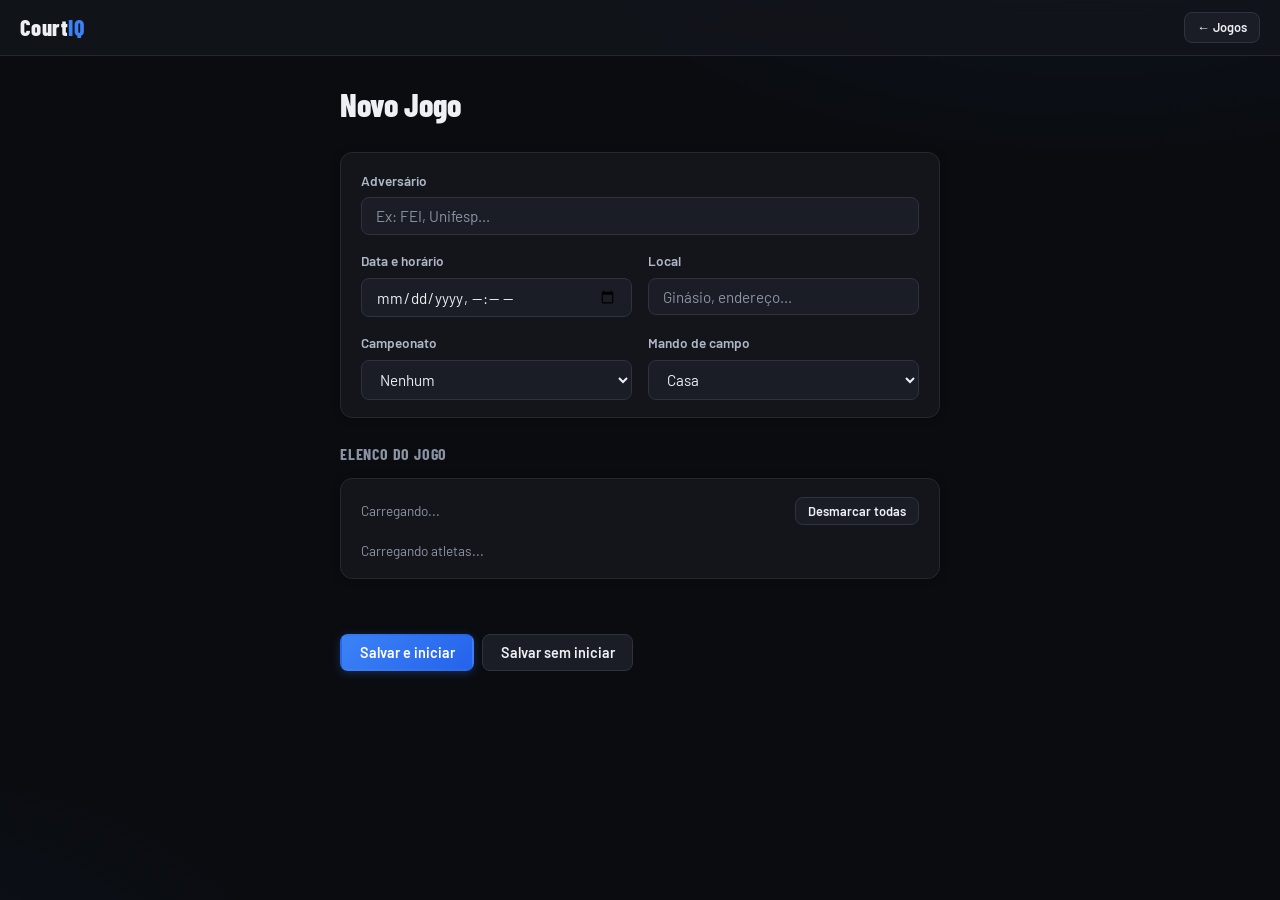
<file: courtiq/pages/game-new.html>
<!DOCTYPE html>
<html lang="pt-BR">
<head>
  <meta charset="UTF-8" />
  <meta name="viewport" content="width=device-width, initial-scale=1.0" />
  <title>CourtIQ — Novo Jogo</title>
  <link rel="stylesheet" href="../css/style.css" />
  <style>
    .main { padding: 1.5rem 1.25rem; max-width: 640px; margin: 0 auto; }
    .page-title { font-family: 'Barlow Condensed', sans-serif; font-weight: 800; font-size: 2rem; margin-bottom: 1.5rem; }
    .form-grid { display: grid; grid-template-columns: 1fr 1fr; gap: 1rem; }
    .form-full { grid-column: 1 / -1; }
    .squad-list { display: flex; flex-direction: column; gap: 0.4rem; }
    .squad-row {
      display: flex;
      align-items: center;
      gap: 0.75rem;
      padding: 0.55rem 0.75rem;
      background: var(--bg3);
      border-radius: 8px;
      cursor: pointer;
    }
    .squad-row:hover { background: var(--border2); }
    .squad-row input[type="checkbox"] { accent-color: var(--accent); width: 16px; height: 16px; }
    .squad-row label { cursor: pointer; font-size: 0.9rem; flex: 1; }
    .section-title {
      font-family: 'Barlow Condensed', sans-serif;
      font-weight: 700;
      font-size: 1rem;
      text-transform: uppercase;
      letter-spacing: 0.05em;
      color: var(--muted);
      margin-bottom: 0.75rem;
    }
    @media (max-width: 480px) {
      .form-grid { grid-template-columns: 1fr; }
    }
  </style>
</head>
<body>
  <nav class="navbar">
    <a class="navbar-logo" href="games.html">Court<span>IQ</span></a>
    <div class="navbar-actions">
      <a class="btn btn-ghost btn-sm" href="games.html">← Jogos</a>
    </div>
  </nav>

  <div class="main">
    <div class="page-title">Novo Jogo</div>

    <div class="card mb-3">
      <div class="form-grid">
        <div class="form-group form-full">
          <label class="form-label">Adversário</label>
          <input class="input" type="text" id="opponent" placeholder="Ex: FEI, Unifesp..." maxlength="60" required />
        </div>
        <div class="form-group">
          <label class="form-label">Data e horário</label>
          <input class="input" type="datetime-local" id="date" required />
        </div>
        <div class="form-group">
          <label class="form-label">Local</label>
          <input class="input" type="text" id="location" placeholder="Ginásio, endereço..." maxlength="80" />
        </div>
        <div class="form-group">
          <label class="form-label">Campeonato</label>
          <select class="select" id="tournament">
            <option value="">Nenhum</option>
            <option>NDU 17</option>
            <option>JUBS 2026</option>
            <option>Outro</option>
          </select>
        </div>
        <div class="form-group">
          <label class="form-label">Mando de campo</label>
          <select class="select" id="is_home">
            <option value="true">Casa</option>
            <option value="false">Fora</option>
          </select>
        </div>
      </div>
    </div>

    <div class="section-title">Elenco do jogo</div>
    <div class="card mb-3">
      <div class="flex justify-between items-center mb-2">
        <span class="text-muted text-sm" id="squad-count">Carregando...</span>
        <button class="btn btn-ghost btn-sm" id="btn-toggle-all">Desmarcar todas</button>
      </div>
      <div class="squad-list" id="squad-list">
        <div class="text-muted text-sm">Carregando atletas...</div>
      </div>
    </div>

    <div class="form-error" id="form-error"></div>
    <div class="flex gap-1 mt-2">
      <button class="btn btn-primary" id="btn-save-start">Salvar e iniciar</button>
      <button class="btn btn-ghost" id="btn-save-only">Salvar sem iniciar</button>
    </div>
  </div>

  <script type="module">
    import { requireAuth } from '../js/auth.js';
    import { getMyTeam, getPlayers } from '../js/team.js';
    import { createGame, setGamePlayers } from '../js/games.js';
    import { getInitials, setLoading, formatDateTimeLocal } from '../js/utils.js';

    let players = [];
    let allSelected = true;

    async function init() {
      const session = await requireAuth();
      if (!session) return;

      const team = await getMyTeam(session.user.id);
      if (!team) { window.location.href = '../choose.html'; return; }
      localStorage.setItem('currentTeamId', team.id);

      players = await getPlayers(team.id);
      renderSquad();

      // Data padrão: agora
      document.getElementById('date').value = formatDateTimeLocal(new Date());
    }

    function renderSquad() {
      const list = document.getElementById('squad-list');
      document.getElementById('squad-count').textContent = `${players.length} atleta${players.length !== 1 ? 's' : ''} disponíveis`;
      if (players.length === 0) {
        list.innerHTML = '<div class="text-muted text-sm">Nenhuma atleta cadastrada.</div>';
        return;
      }
      list.innerHTML = players.map(p => `
        <div class="squad-row" onclick="togglePlayer('${p.id}')">
          <input type="checkbox" id="chk-${p.id}" checked />
          <label for="chk-${p.id}">#${p.jersey_number ?? '—'} ${p.name} <span class="text-muted">${p.position || ''}</span></label>
        </div>
      `).join('');
    }

    window.togglePlayer = function(id) {
      const chk = document.getElementById('chk-' + id);
      if (chk) chk.checked = !chk.checked;
    };

    document.getElementById('btn-toggle-all').addEventListener('click', () => {
      allSelected = !allSelected;
      players.forEach(p => {
        const chk = document.getElementById('chk-' + p.id);
        if (chk) chk.checked = allSelected;
      });
      document.getElementById('btn-toggle-all').textContent = allSelected ? 'Desmarcar todas' : 'Marcar todas';
    });

    async function saveGame(andStart) {
      const opponent = document.getElementById('opponent').value.trim();
      const date = document.getElementById('date').value;
      const errEl = document.getElementById('form-error');
      errEl.textContent = '';
      if (!opponent) { errEl.textContent = 'Informe o adversário.'; return; }
      if (!date) { errEl.textContent = 'Informe a data.'; return; }

      const teamId = localStorage.getItem('currentTeamId');
      const selectedIds = players.filter(p => document.getElementById('chk-' + p.id)?.checked).map(p => p.id);
      const btn = andStart ? document.getElementById('btn-save-start') : document.getElementById('btn-save-only');
      setLoading(btn, true);

      try {
        const game = await createGame(teamId, {
          opponent,
          date: new Date(date).toISOString(),
          location: document.getElementById('location').value.trim() || null,
          is_home: document.getElementById('is_home').value === 'true',
          tournament: document.getElementById('tournament').value || null,
        });

        await setGamePlayers(game.id, selectedIds);
        localStorage.setItem('currentGameId', game.id);

        if (andStart) {
          window.location.href = `game-input.html?gameId=${game.id}`;
        } else {
          window.location.href = 'games.html';
        }
      } catch (err) {
        errEl.textContent = err.message || 'Erro ao salvar jogo.';
        setLoading(btn, false);
      }
    }

    document.getElementById('btn-save-start').addEventListener('click', () => saveGame(true));
    document.getElementById('btn-save-only').addEventListener('click', () => saveGame(false));

    init();
  </script>
</body>
</html>
</file>
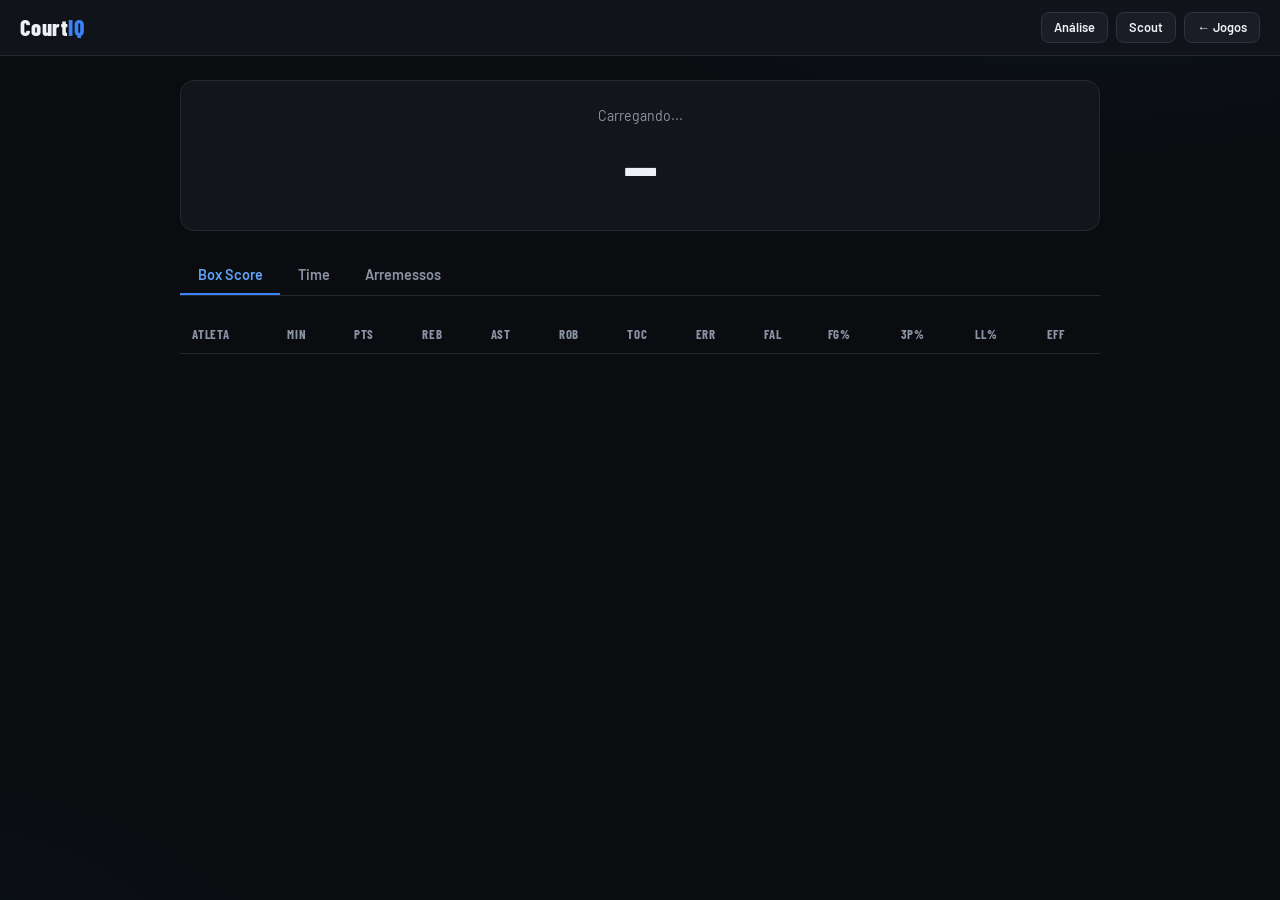
<file: courtiq/pages/game-summary.html>
<!DOCTYPE html>
<html lang="pt-BR">
<head>
  <meta charset="UTF-8" />
  <meta name="viewport" content="width=device-width, initial-scale=1.0" />
  <title>CourtIQ — Resumo do Jogo</title>
  <link rel="stylesheet" href="../css/style.css" />
  <style>
    .main { padding: 1.5rem 1.25rem; max-width: 960px; margin: 0 auto; }
    .game-result-header {
      background: var(--bg2);
      border: 1px solid var(--border);
      border-radius: 14px;
      padding: 1.5rem;
      margin-bottom: 1.5rem;
      display: flex;
      flex-direction: column;
      align-items: center;
      gap: 0.75rem;
    }
    .result-opponent { color: var(--muted); font-size: 0.88rem; }
    .result-score {
      font-family: 'Barlow Condensed', sans-serif;
      font-weight: 800;
      font-size: 3.5rem;
      line-height: 1;
    }
    .result-score.win  { color: var(--green); }
    .result-score.loss { color: var(--red); }
    .result-label { font-size: 0.85rem; font-weight: 700; }

    /* Box score table tweaks */
    td.num { font-family: 'Barlow Condensed', sans-serif; font-weight: 700; font-size: 1rem; }
    .player-cell { display: flex; align-items: center; gap: 0.5rem; }
    .mini-avatar {
      width: 28px; height: 28px; border-radius: 50%;
      background: var(--accent-dim);
      display: flex; align-items: center; justify-content: center;
      font-family: 'Barlow Condensed', sans-serif; font-weight: 800; font-size: 0.7rem;
      color: var(--accent2); flex-shrink: 0;
    }

    /* Gráfico de quartos */
    .quarter-grid { display: grid; grid-template-columns: repeat(4, 1fr); gap: 0.75rem; }
    .quarter-card { background: var(--bg3); border-radius: 10px; padding: 0.75rem; text-align: center; }
    .quarter-label { font-size: 0.72rem; font-weight: 700; text-transform: uppercase; letter-spacing: 0.06em; color: var(--muted); }
    .quarter-score { font-family: 'Barlow Condensed', sans-serif; font-weight: 800; font-size: 1.8rem; }

    /* Distribuição de pontos */
    .dist-row { display: flex; align-items: center; gap: 0.75rem; margin-bottom: 0.4rem; }
    .dist-label { font-size: 0.8rem; color: var(--muted); width: 80px; }
    .dist-bar-wrap { flex: 1; height: 12px; background: var(--bg3); border-radius: 6px; overflow: hidden; }
    .dist-bar { height: 100%; border-radius: 6px; }
    .dist-val { font-size: 0.82rem; font-weight: 600; width: 32px; }

    /* Shot chart */
    .shotchart-svg { width: 100%; max-width: 600px; border-radius: 10px; border: 1px solid var(--border); }
    .shot-filters { display: flex; gap: 0.4rem; margin-bottom: 0.75rem; }
    .filter-btn {
      padding: 0.25rem 0.65rem; border-radius: 6px; font-size: 0.78rem; font-weight: 600;
      background: var(--bg3); border: 1px solid var(--border2); color: var(--muted); cursor: pointer;
    }
    .filter-btn.active { background: var(--accent-dim); border-color: var(--accent); color: var(--accent2); }
    .shot-stats-row { display: flex; gap: 1rem; margin-top: 0.5rem; font-size: 0.82rem; }
    .shot-stat { color: var(--muted); }
    .shot-stat strong { color: var(--text); }
  </style>
</head>
<body>
  <nav class="navbar">
    <a class="navbar-logo" href="games.html">Court<span>IQ</span></a>
    <div class="navbar-actions">
      <a class="btn btn-ghost btn-sm" id="link-ai-review" href="#" style="display:none">🤖 Revisão IA</a>
      <a class="btn btn-ghost btn-sm" href="analysis.html">Análise</a>
      <a class="btn btn-ghost btn-sm" href="scout.html">Scout</a>
      <a class="btn btn-ghost btn-sm" href="games.html">← Jogos</a>
    </div>
  </nav>

  <div class="main">
    <div class="game-result-header">
      <div class="result-opponent" id="result-meta">Carregando...</div>
      <div class="result-score" id="result-score">—</div>
      <div class="result-label" id="result-label"></div>
    </div>

    <div class="tabs">
      <button class="tab-btn active" onclick="setTab('boxscore')">Box Score</button>
      <button class="tab-btn" onclick="setTab('team')">Time</button>
      <button class="tab-btn" onclick="setTab('shots')">Arremessos</button>
    </div>

    <!-- Box Score -->
    <div class="tab-panel active" id="tab-boxscore">
      <div class="table-wrap">
        <table>
          <thead>
            <tr>
              <th>Atleta</th>
              <th>MIN</th><th>PTS</th><th>REB</th><th>AST</th><th>ROB</th><th>TOC</th><th>ERR</th><th>FAL</th><th>FG%</th><th>3P%</th><th>LL%</th><th title="Eficiência: PTS+REB+AST+ROB+TOC − arremessos errados − lances livres errados − erros">EFF</th>
            </tr>
          </thead>
          <tbody id="boxscore-body"></tbody>
        </table>
      </div>
    </div>

    <!-- Time -->
    <div class="tab-panel" id="tab-team">
      <!-- Placar final resumido -->
      <div id="team-result-row" class="mb-3" style="display:flex;align-items:center;gap:1rem;padding:0.75rem 1rem;background:var(--bg2);border:1px solid var(--border);border-radius:10px;">
        <div style="font-family:'Barlow Condensed',sans-serif;font-weight:800;font-size:2rem;" id="team-score-display">—</div>
        <div>
          <div style="font-size:0.72rem;font-weight:700;text-transform:uppercase;letter-spacing:.06em;color:var(--muted)" id="team-result-label"></div>
          <div style="font-size:0.8rem;color:var(--muted)" id="team-opp-name"></div>
        </div>
      </div>

      <div style="display:flex;align-items:baseline;gap:0.5rem;margin-bottom:0.5rem">
        <h3 style="font-size:1rem;font-weight:700;color:var(--muted);margin:0">Pontos por quarto</h3>
        <span id="quarter-legend" style="display:none;font-size:0.72rem;color:var(--muted)">— seu time <span style="opacity:0.6">/ adversário</span></span>
      </div>
      <div class="quarter-grid mb-3" id="quarter-grid"></div>

      <h3 class="mb-2" style="font-size:1rem;font-weight:700;color:var(--muted)">Distribuição de pontos</h3>
      <div id="dist-chart"></div>
    </div>

    <!-- Arremessos -->
    <div class="tab-panel" id="tab-shots">
      <div class="form-group mb-2">
        <label class="form-label">Atleta</label>
        <select class="select" id="shots-player-select" onchange="renderShotChart()">
          <option value="all">Todas as atletas</option>
        </select>
      </div>
      <div class="shot-filters">
        <button class="filter-btn active" onclick="setShotFilter('all')">Todos</button>
        <button class="filter-btn" onclick="setShotFilter('made')">Certos</button>
        <button class="filter-btn" onclick="setShotFilter('missed')">Errados</button>
      </div>
      <div class="shot-filters" id="team-filters" style="display:none">
        <button class="filter-btn active" onclick="setShotTeam('all')">Ambos os times</button>
        <button class="filter-btn" onclick="setShotTeam('ours')">Nosso time</button>
        <button class="filter-btn" onclick="setShotTeam('opp')">Adversário</button>
      </div>
      <svg class="shotchart-svg" id="game-shotchart" viewBox="0 0 560 300"></svg>
      <div class="shot-stats-row">
        <div class="shot-stat">Total: <strong id="gs-total">0</strong></div>
        <div class="shot-stat">Certos: <strong id="gs-made" style="color:var(--green)">0</strong></div>
        <div class="shot-stat">Errados: <strong id="gs-missed" style="color:var(--red)">0</strong></div>
        <div class="shot-stat">FG%: <strong id="gs-pct">0%</strong></div>
      </div>
      <div class="text-muted text-sm mt-2" id="shots-empty" style="display:none">
        Sem arremessos com posição registrada neste jogo. Os pontos do mapa aparecem quando o jogo é registrado pela quadra interativa ou pela análise de vídeo.
      </div>
    </div>
  </div>

  <script type="module">
    import { requireAuth } from '../js/auth.js';
    import { getGame, getGamePlayers } from '../js/games.js';
    import { getGameEvents } from '../js/events.js';
    import { calcBoxScore, calcTeamScore, calcOppScore, calcScoreByQuarter, calcOppScoreByQuarter, calcPlayerStats, isOppEvent } from '../js/stats.js';
    import { getInitials, getQueryParam, pct, formatDate } from '../js/utils.js';
    import { initShotChart, renderShots, getShotStats } from '../js/shotchart.js';
    import { getGameStints, playedSeconds, fmtMinutes } from '../js/stints.js';

    const gameId = getQueryParam('gameId') || localStorage.getItem('currentGameId');
    let allEvents = [];
    let gamePlayersGlobal = [];
    let shotFilter = 'all';
    let shotTeam = 'all';
    let shotChartReady = false;

    window.setTab = function(name) {
      document.querySelectorAll('.tab-btn').forEach((b, i) => b.classList.toggle('active', ['boxscore','team','shots'][i] === name));
      document.querySelectorAll('.tab-panel').forEach(p => p.classList.remove('active'));
      document.getElementById('tab-' + name).classList.add('active');
      if (name === 'shots') {
        if (!shotChartReady) { initShotChart(document.getElementById('game-shotchart')); shotChartReady = true; }
        renderShotChart();
      }
    };

    window.setShotFilter = function(f) {
      shotFilter = f;
      document.querySelectorAll('.shot-filters .filter-btn').forEach((b, i) => {
        b.classList.toggle('active', ['all','made','missed'][i] === f);
      });
      renderShotChart();
    };

    window.setShotTeam = function(t) {
      shotTeam = t;
      document.querySelectorAll('#team-filters .filter-btn').forEach((b, i) => {
        b.classList.toggle('active', ['all','ours','opp'][i] === t);
      });
      renderShotChart();
    };

    window.renderShotChart = function() {
      const svg = document.getElementById('game-shotchart');
      const playerFilter = document.getElementById('shots-player-select').value;
      let shots = allEvents.filter(e => e.shot_x != null);
      if (shotTeam === 'ours') shots = shots.filter(e => !isOppEvent(e));
      if (shotTeam === 'opp')  shots = shots.filter(e => isOppEvent(e));
      if (playerFilter !== 'all') shots = shots.filter(e => e.player_id === playerFilter);
      renderShots(svg, shots, shotFilter, null);
      const st = getShotStats(shots, playerFilter === 'all' ? null : playerFilter);
      document.getElementById('gs-total').textContent = st.total;
      document.getElementById('gs-made').textContent = st.made;
      document.getElementById('gs-missed').textContent = st.missed;
      document.getElementById('gs-pct').textContent = st.pct;
      document.getElementById('shots-empty').style.display =
        allEvents.some(e => e.shot_x != null) ? 'none' : 'block';
    };

    async function init() {
      const session = await requireAuth();
      if (!session) return;
      if (!gameId) { window.location.href = 'games.html'; return; }

      const [game, gamePlayers, events, stints] = await Promise.all([
        getGame(gameId),
        getGamePlayers(gameId),
        getGameEvents(gameId),
        getGameStints(gameId).catch(() => []),
      ]);

      if (!game) { window.location.href = 'games.html'; return; }

      allEvents = events;
      gamePlayersGlobal = gamePlayers;
      // popula seletor de atletas (somente as que têm arremesso com posição)
      const shotPlayerIds = new Set(events.filter(e => e.shot_x != null && e.player_id).map(e => e.player_id));
      const select = document.getElementById('shots-player-select');
      select.innerHTML = '<option value="all">Todas as atletas</option>' +
        gamePlayers
          .filter(p => shotPlayerIds.has(p.id))
          .map(p => `<option value="${p.id}">#${p.jersey_number ?? '—'} ${p.name}</option>`)
          .join('');

      const ourScore = game.our_score ?? calcTeamScore(events);
      // opp_score salvo no jogo > pontos do adversário registrados em eventos (manual ou IA)
      const oppPtsFromEvents = calcOppScore(events);
      const oppScore = game.opp_score ?? (oppPtsFromEvents > 0 ? oppPtsFromEvents : null);

      // Link para a revisão da IA quando há análise registrada
      if (game.ai_raw || events.some(e => e.source === 'ai')) {
        const link = document.getElementById('link-ai-review');
        link.href = `ai-review.html?gameId=${gameId}`;
        link.style.display = '';
      }
      // Filtro de time no mapa quando há arremessos do adversário
      if (events.some(e => e.shot_x != null && isOppEvent(e))) {
        document.getElementById('team-filters').style.display = '';
      }
      const scoreText = oppScore != null ? `${ourScore} — ${oppScore}` : `${ourScore}`;
      const win = oppScore != null ? ourScore > oppScore : null;
      const meta = `${formatDate(game.date)} · ${game.opponent}${game.tournament ? ' · ' + game.tournament : ''}`;
      document.getElementById('result-meta').textContent = meta;
      const scoreEl = document.getElementById('result-score');
      scoreEl.textContent = scoreText;
      if (win === true)  scoreEl.classList.add('win');
      if (win === false) scoreEl.classList.add('loss');
      document.getElementById('result-label').textContent = win === true ? 'VITÓRIA' : win === false ? 'DERROTA' : '';
      document.title = `CourtIQ — vs ${game.opponent}`;

      // Box score (estilo NBA: MIN + EFF de eficiência)
      const boxRows = calcBoxScore(events, gamePlayers);
      const totals = calcPlayerStats(events);
      const eff = r => r.pts + r.reb + r.ast + r.stl + r.blk
        - (r.fgAtt - r.fgMade) - (r.ftAtt - r.ftMade) - r.to;
      // duração total do jogo p/ stints ainda abertos (jogo encerrado sem sub final)
      const gameEndS = Math.max(2400, ...stints.map(s => Number(s.out_s ?? s.in_s)));
      const minCell = pid => {
        const s = playedSeconds(stints, pid, gameEndS);
        return s > 0 ? fmtMinutes(s) : '—';
      };
      const effCell = v => `<td style="font-weight:700;color:${v >= 15 ? 'var(--green)' : v < 0 ? 'var(--red)' : 'var(--text)'}">${v > 0 ? '+' + v : v}</td>`;
      const tbody = document.getElementById('boxscore-body');
      tbody.innerHTML = boxRows.map(row => `
        <tr>
          <td>
            <div class="player-cell">
              <div class="mini-avatar">${getInitials(row.player.name)}</div>
              <div>
                <div style="font-weight:600;font-size:0.88rem">${row.player.name}</div>
                <div style="font-size:0.72rem;color:var(--muted)">#${row.player.jersey_number ?? '—'}</div>
              </div>
            </div>
          </td>
          <td>${minCell(row.player.id)}</td>
          <td class="num">${row.pts}</td>
          <td>${row.reb}</td>
          <td>${row.ast}</td>
          <td>${row.stl}</td>
          <td>${row.blk}</td>
          <td>${row.to}</td>
          <td>${row.foul}</td>
          <td>${pct(row.fgMade, row.fgAtt)}</td>
          <td>${pct(row.threeMade, row.threeAtt)}</td>
          <td>${pct(row.ftMade, row.ftAtt)}</td>
          ${effCell(eff(row))}
        </tr>
      `).join('') + `
        <tr class="totals">
          <td><strong>TOTAIS</strong></td>
          <td>—</td>
          <td class="num">${totals.pts}</td>
          <td>${totals.reb}</td>
          <td>${totals.ast}</td>
          <td>${totals.stl}</td>
          <td>${totals.blk}</td>
          <td>${totals.to}</td>
          <td>${totals.foul}</td>
          <td>${pct(totals.fgMade, totals.fgAtt)}</td>
          <td>${pct(totals.threeMade, totals.threeAtt)}</td>
          <td>${pct(totals.ftMade, totals.ftAtt)}</td>
          ${effCell(eff(totals))}
        </tr>
      `;

      // Placar resumido na aba Time
      const scoreDisplay = oppScore != null ? `${ourScore} — ${oppScore}` : `${ourScore}`;
      const scoreEl2 = document.getElementById('team-score-display');
      scoreEl2.textContent = scoreDisplay;
      if (win === true)  scoreEl2.style.color = 'var(--green)';
      if (win === false) scoreEl2.style.color = 'var(--red)';
      document.getElementById('team-result-label').textContent =
        win === true ? 'VITÓRIA' : win === false ? 'DERROTA' : 'RESULTADO';
      document.getElementById('team-opp-name').textContent = `vs ${game.opponent}`;

      // Por quarto — mostra adversário se houver eventos opp_1pt rastreados
      const byQ = calcScoreByQuarter(events);
      const oppByQ = calcOppScoreByQuarter(events);
      const hasOppQuarterData = events.some(e => e.type === 'opp_1pt');
      if (hasOppQuarterData) document.getElementById('quarter-legend').style.display = '';
      document.getElementById('quarter-grid').innerHTML = [1,2,3,4].map(q => `
        <div class="quarter-card">
          <div class="quarter-label">${q}Q</div>
          <div class="quarter-score">${byQ[q]}</div>
          ${hasOppQuarterData ? `<div style="font-size:1rem;color:var(--muted);font-family:'Barlow Condensed',sans-serif;font-weight:700">${oppByQ[q]}</div>` : ''}
        </div>
      `).join('');

      // Distribuição de pontos
      const pts2  = events.filter(e => e.type === '2pt_made').length * 2;
      const pts3  = events.filter(e => e.type === '3pt_made').length * 3;
      const ptsLL = events.filter(e => e.type === 'ft_made').length;
      const distMax = Math.max(pts2, pts3, ptsLL, 1);
      document.getElementById('dist-chart').innerHTML = [
        ['2 Pontos', pts2, '#3b82f6'],
        ['3 Pontos', pts3, '#22c55e'],
        ['Lances livres', ptsLL, '#f59e0b'],
      ].map(([label, val, color]) => `
        <div class="dist-row">
          <div class="dist-label">${label}</div>
          <div class="dist-bar-wrap"><div class="dist-bar" style="width:${Math.round(val/distMax*100)}%;background:${color}"></div></div>
          <div class="dist-val">${val}</div>
        </div>
      `).join('');
    }

    init();
  </script>
</body>
</html>
</file>
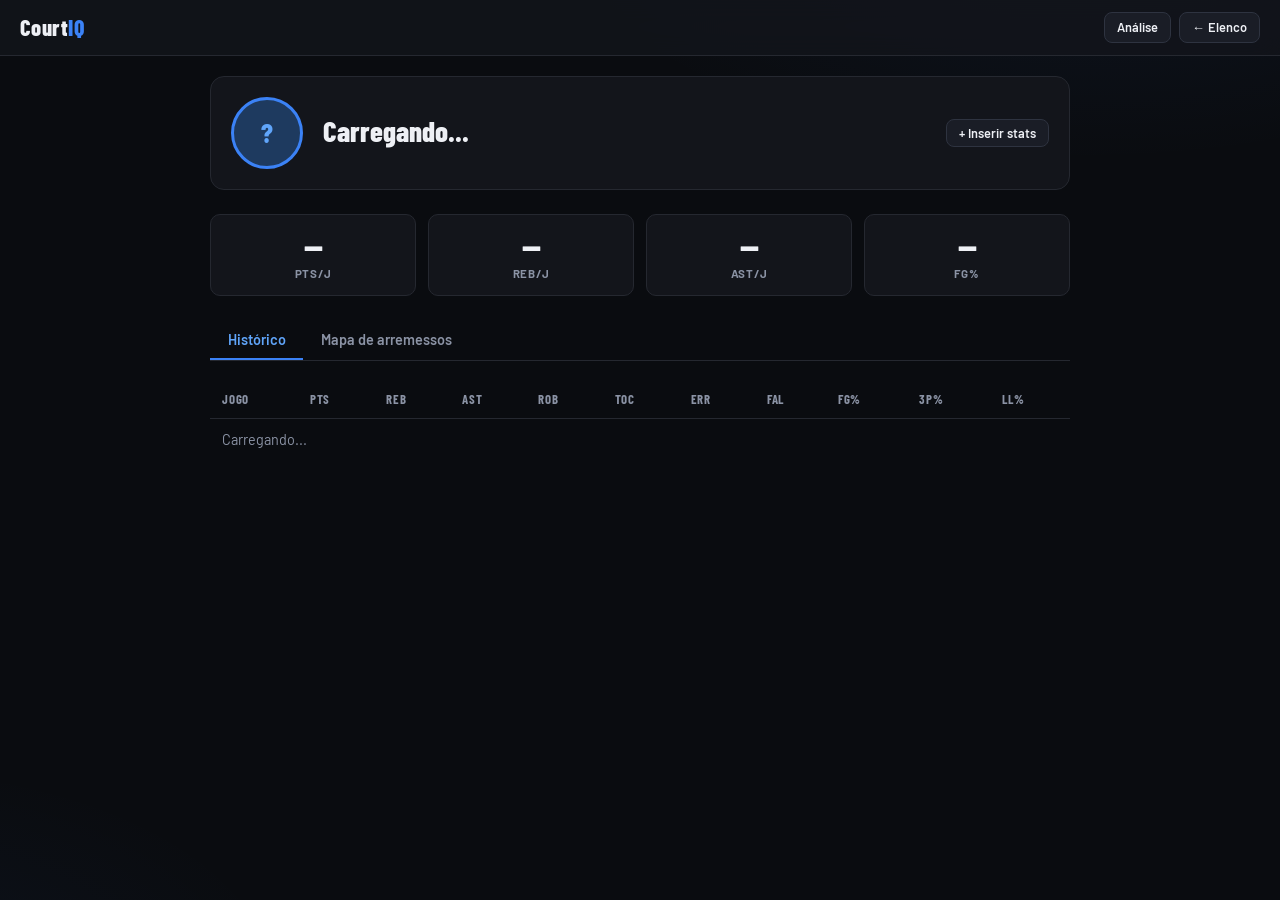
<file: courtiq/pages/player.html>
<!DOCTYPE html>
<html lang="pt-BR">
<head>
  <meta charset="UTF-8" />
  <meta name="viewport" content="width=device-width, initial-scale=1.0" />
  <title>CourtIQ — Atleta</title>
  <link rel="stylesheet" href="../css/style.css" />
  <style>
    .main { padding: 1.25rem; max-width: 900px; margin: 0 auto; }
    .player-header {
      display: flex;
      align-items: center;
      gap: 1.25rem;
      padding: 1.25rem;
      background: var(--bg2);
      border: 1px solid var(--border);
      border-radius: 14px;
      margin-bottom: 1.5rem;
    }
    .player-big-avatar {
      width: 72px; height: 72px;
      border-radius: 50%;
      background: var(--accent-dim);
      border: 3px solid var(--accent);
      display: flex; align-items: center; justify-content: center;
      font-family: 'Barlow Condensed', sans-serif;
      font-weight: 800; font-size: 1.6rem;
      color: var(--accent2);
      flex-shrink: 0;
    }
    .player-meta { flex: 1; }
    .player-full-name { font-family: 'Barlow Condensed', sans-serif; font-weight: 800; font-size: 1.8rem; line-height: 1; }
    .player-detail { color: var(--muted); font-size: 0.88rem; margin-top: 0.25rem; }

    /* Shot chart */
    .shotchart-wrap { position: relative; }
    .shotchart-svg { width: 100%; border-radius: 10px; border: 1px solid var(--border); }
    .shot-filters { display: flex; gap: 0.4rem; margin-bottom: 0.75rem; }
    .filter-btn {
      padding: 0.25rem 0.65rem;
      border-radius: 6px;
      font-size: 0.78rem;
      font-weight: 600;
      background: var(--bg3);
      border: 1px solid var(--border2);
      color: var(--muted);
      cursor: pointer;
    }
    .filter-btn.active { background: var(--accent-dim); border-color: var(--accent); color: var(--accent2); }
    .shot-stats-row { display: flex; gap: 1rem; margin-top: 0.5rem; font-size: 0.82rem; }
    .shot-stat { color: var(--muted); }
    .shot-stat strong { color: var(--text); }

    /* Input manual */
    .manual-grid { display: grid; grid-template-columns: 1fr 1fr; gap: 0.75rem; }
    .manual-pair { display: flex; gap: 0.4rem; align-items: center; }
    .manual-pair span { font-size: 0.78rem; color: var(--muted); white-space: nowrap; }
    .manual-pair .input { width: 56px; flex-shrink: 0; text-align: center; }
  </style>
</head>
<body>
  <nav class="navbar">
    <a class="navbar-logo" href="team.html">Court<span>IQ</span></a>
    <div class="navbar-actions">
      <a class="btn btn-ghost btn-sm" href="analysis.html">Análise</a>
      <a class="btn btn-ghost btn-sm" href="team.html">← Elenco</a>
    </div>
  </nav>

  <div class="main">
    <!-- Header da atleta -->
    <div class="player-header">
      <div class="player-big-avatar" id="player-avatar">?</div>
      <div class="player-meta">
        <div class="player-full-name" id="player-name">Carregando...</div>
        <div class="player-detail" id="player-detail"></div>
      </div>
      <button class="btn btn-ghost btn-sm" id="btn-manual-toggle">+ Inserir stats</button>
    </div>

    <!-- Cards de médias -->
    <div class="stats-grid mb-3">
      <div class="stat-card"><div class="value" id="avg-pts">—</div><div class="label">PTS/j</div></div>
      <div class="stat-card"><div class="value" id="avg-reb">—</div><div class="label">REB/j</div></div>
      <div class="stat-card"><div class="value" id="avg-ast">—</div><div class="label">AST/j</div></div>
      <div class="stat-card"><div class="value" id="avg-fg">—</div><div class="label">FG%</div></div>
    </div>

    <!-- Abas -->
    <div class="tabs">
      <button class="tab-btn active" onclick="setTab('history')">Histórico</button>
      <button class="tab-btn" onclick="setTab('shotchart')">Mapa de arremessos</button>
    </div>

    <!-- Histórico -->
    <div class="tab-panel active" id="tab-history">
      <div class="table-wrap">
        <table id="history-table">
          <thead>
            <tr>
              <th>Jogo</th><th>PTS</th><th>REB</th><th>AST</th><th>ROB</th><th>TOC</th><th>ERR</th><th>FAL</th><th>FG%</th><th>3P%</th><th>LL%</th>
            </tr>
          </thead>
          <tbody id="history-body">
            <tr><td colspan="11" class="text-muted">Carregando...</td></tr>
          </tbody>
        </table>
      </div>
    </div>

    <!-- Shot chart -->
    <div class="tab-panel" id="tab-shotchart">
      <div class="form-group mb-2">
        <label class="form-label">Filtrar por jogo</label>
        <select class="select" id="sc-game-select" onchange="renderChart()">
          <option value="all">Geral (todos os jogos)</option>
        </select>
      </div>
      <div class="shot-filters">
        <button class="filter-btn active" onclick="setFilter('all')">Todos</button>
        <button class="filter-btn" onclick="setFilter('made')">Certos</button>
        <button class="filter-btn" onclick="setFilter('missed')">Errados</button>
      </div>
      <div class="shotchart-wrap">
        <svg class="shotchart-svg" id="shotchart-svg" viewBox="0 0 560 300"></svg>
      </div>
      <div class="shot-stats-row">
        <div class="shot-stat">Total: <strong id="sc-total">0</strong></div>
        <div class="shot-stat">Certos: <strong id="sc-made" style="color:var(--green)">0</strong></div>
        <div class="shot-stat">Errados: <strong id="sc-missed" style="color:var(--red)">0</strong></div>
        <div class="shot-stat">FG%: <strong id="sc-pct">0%</strong></div>
      </div>
    </div>

    <!-- Input manual (oculto por padrão) -->
    <div class="hidden mt-3" id="manual-section">
      <div class="card">
        <div class="card-title">Inserir stats manualmente</div>
        <div class="form-group mb-2">
          <label class="form-label">Jogo</label>
          <select class="select" id="manual-game-select"><option>Carregando...</option></select>
        </div>
        <div class="manual-grid">
          <div>
            <div class="form-label mb-1">2PT certos / tent.</div>
            <div class="manual-pair">
              <input class="input" type="number" id="m-2pt-made" value="0" min="0" />
              <span>/</span>
              <input class="input" type="number" id="m-2pt-att" value="0" min="0" />
            </div>
          </div>
          <div>
            <div class="form-label mb-1">3PT certos / tent.</div>
            <div class="manual-pair">
              <input class="input" type="number" id="m-3pt-made" value="0" min="0" />
              <span>/</span>
              <input class="input" type="number" id="m-3pt-att" value="0" min="0" />
            </div>
          </div>
          <div>
            <div class="form-label mb-1">LL certos / tent.</div>
            <div class="manual-pair">
              <input class="input" type="number" id="m-ft-made" value="0" min="0" />
              <span>/</span>
              <input class="input" type="number" id="m-ft-att" value="0" min="0" />
            </div>
          </div>
          <div>
            <div class="form-label mb-1">REB def. / of.</div>
            <div class="manual-pair">
              <input class="input" type="number" id="m-reb-def" value="0" min="0" />
              <span>/</span>
              <input class="input" type="number" id="m-reb-off" value="0" min="0" />
            </div>
          </div>
          <div>
            <div class="form-label mb-1">AST / ROB / TOC</div>
            <div class="manual-pair">
              <input class="input" type="number" id="m-ast" value="0" min="0" />
              <input class="input" type="number" id="m-stl" value="0" min="0" />
              <input class="input" type="number" id="m-blk" value="0" min="0" />
            </div>
          </div>
          <div>
            <div class="form-label mb-1">ERR / FAL</div>
            <div class="manual-pair">
              <input class="input" type="number" id="m-to" value="0" min="0" />
              <input class="input" type="number" id="m-foul" value="0" min="0" />
            </div>
          </div>
        </div>
        <div class="form-error" id="manual-error"></div>
        <div class="mt-2">
          <button class="btn btn-primary" id="btn-save-manual">Salvar stats</button>
        </div>
      </div>
    </div>
  </div>

  <script type="module">
    import { requireAuth } from '../js/auth.js';
    import { getPlayers } from '../js/team.js';
    import { getGames } from '../js/games.js';
    import { getPlayerEvents, createEvent } from '../js/events.js';
    import { calcPlayerStats, calcPlayerAverages } from '../js/stats.js';
    import { getInitials, getQueryParam, pct, formatDate, showToast, setLoading } from '../js/utils.js';
    import { initShotChart, renderShots, getShotStats } from '../js/shotchart.js';

    const playerId = getQueryParam('id') || localStorage.getItem('currentPlayerId');
    let player = null;
    let allEvents = [];
    let shotFilter = 'all';

    window.setTab = function(name) {
      document.querySelectorAll('.tab-btn').forEach((b, i) => {
        b.classList.toggle('active', ['history','shotchart'][i] === name);
      });
      document.querySelectorAll('.tab-panel').forEach(p => p.classList.remove('active'));
      document.getElementById('tab-' + name).classList.add('active');
      if (name === 'shotchart') renderChart();
    };

    window.setFilter = function(f) {
      shotFilter = f;
      document.querySelectorAll('.filter-btn').forEach((b, i) => {
        b.classList.toggle('active', ['all','made','missed'][i] === f);
      });
      renderChart();
    };

    async function init() {
      const session = await requireAuth();
      if (!session) return;
      if (!playerId) { window.location.href = 'team.html'; return; }

      const teamId = localStorage.getItem('currentTeamId');
      const players = await getPlayers(teamId);
      player = players.find(p => p.id === playerId);
      if (!player) { window.location.href = 'team.html'; return; }

      document.title = `CourtIQ — ${player.name}`;
      document.getElementById('player-avatar').textContent = getInitials(player.name);
      document.getElementById('player-name').textContent = player.name;
      document.getElementById('player-detail').textContent =
        `#${player.jersey_number ?? '—'} · ${player.position || 'Posição não definida'}`;

      // Carregar todos os eventos da atleta
      allEvents = await getPlayerEvents(playerId);

      // Agrupar por jogo para médias
      const byGame = {};
      allEvents.forEach(e => {
        if (!byGame[e.game_id]) byGame[e.game_id] = [];
        byGame[e.game_id].push(e);
      });

      const avgs = calcPlayerAverages(byGame);
      if (avgs) {
        document.getElementById('avg-pts').textContent = avgs.pts;
        document.getElementById('avg-reb').textContent = avgs.reb;
        document.getElementById('avg-ast').textContent = avgs.ast;
        document.getElementById('avg-fg').textContent = avgs.fgPct + '%';
      }

      await loadHistory(byGame);
      await loadManualGames(teamId);
      await loadShotGames(teamId, byGame);

      initShotChart(document.getElementById('shotchart-svg'));
    }

    async function loadShotGames(teamId, byGame) {
      const games = await getGames(teamId);
      const gameMap = Object.fromEntries(games.map(g => [g.id, g]));
      // só jogos em que a atleta tem arremessos com coordenada
      const gameIds = [...new Set(allEvents.filter(e => e.shot_x != null).map(e => e.game_id))];
      const select = document.getElementById('sc-game-select');
      const options = gameIds.map(gid => {
        const g = gameMap[gid];
        const label = g ? `${formatDate(g.date)} vs ${g.opponent}` : gid.slice(0, 8);
        return `<option value="${gid}">${label}</option>`;
      }).join('');
      select.innerHTML = `<option value="all">Geral (todos os jogos)</option>` + options;
    }

    async function loadHistory(byGame) {
      const tbody = document.getElementById('history-body');
      const gameIds = Object.keys(byGame);
      if (gameIds.length === 0) {
        tbody.innerHTML = '<tr><td colspan="11" class="text-muted">Sem jogos registrados.</td></tr>';
        return;
      }

      const teamId = localStorage.getItem('currentTeamId');
      const games = await getGames(teamId);
      const gameMap = Object.fromEntries(games.map(g => [g.id, g]));

      tbody.innerHTML = gameIds.map(gid => {
        const game = gameMap[gid];
        const label = game ? `${formatDate(game.date)} vs ${game.opponent}` : gid.slice(0,8);
        const st = calcPlayerStats(byGame[gid]);
        return `<tr>
          <td>${label}</td>
          <td class="num">${st.pts}</td>
          <td>${st.reb}</td>
          <td>${st.ast}</td>
          <td>${st.stl}</td>
          <td>${st.blk}</td>
          <td>${st.to}</td>
          <td>${st.foul}</td>
          <td>${pct(st.fgMade, st.fgAtt)}</td>
          <td>${pct(st.threeMade, st.threeAtt)}</td>
          <td>${pct(st.ftMade, st.ftAtt)}</td>
        </tr>`;
      }).join('');
    }

    window.renderChart = function() {
      const svg = document.getElementById('shotchart-svg');
      const gameFilter = document.getElementById('sc-game-select')?.value || 'all';
      let shots = allEvents.filter(e => e.shot_x != null);
      if (gameFilter !== 'all') shots = shots.filter(e => e.game_id === gameFilter);
      renderShots(svg, shots, shotFilter, playerId);
      const st = getShotStats(shots, playerId);
      document.getElementById('sc-total').textContent = st.total;
      document.getElementById('sc-made').textContent = st.made;
      document.getElementById('sc-missed').textContent = st.missed;
      document.getElementById('sc-pct').textContent = st.pct;
    }

    async function loadManualGames(teamId) {
      const games = await getGames(teamId);
      const select = document.getElementById('manual-game-select');
      select.innerHTML = games.length === 0
        ? '<option>Nenhum jogo cadastrado</option>'
        : games.map(g => `<option value="${g.id}">${formatDate(g.date)} vs ${g.opponent}</option>`).join('');
    }

    document.getElementById('btn-manual-toggle').addEventListener('click', () => {
      document.getElementById('manual-section').classList.toggle('hidden');
    });

    document.getElementById('btn-save-manual').addEventListener('click', async () => {
      const gameId = document.getElementById('manual-game-select').value;
      const errEl = document.getElementById('manual-error');
      const btn = document.getElementById('btn-save-manual');
      errEl.textContent = '';

      const get = id => Math.max(0, parseInt(document.getElementById(id).value) || 0);
      const events = [];
      const push = (type, count) => { for (let i = 0; i < count; i++) events.push(type); };

      // Validar: acertos não podem superar tentativas
      const pairs = [
        ['2PT', get('m-2pt-made'), get('m-2pt-att')],
        ['3PT', get('m-3pt-made'), get('m-3pt-att')],
        ['Lances livres', get('m-ft-made'), get('m-ft-att')],
      ];
      for (const [label, made, att] of pairs) {
        if (made > att) {
          errEl.textContent = `${label}: acertos (${made}) não podem superar tentativas (${att}).`;
          return;
        }
      }

      push('2pt_made', get('m-2pt-made'));
      push('2pt_miss', get('m-2pt-att') - get('m-2pt-made'));
      push('3pt_made', get('m-3pt-made'));
      push('3pt_miss', get('m-3pt-att') - get('m-3pt-made'));
      push('ft_made',  get('m-ft-made'));
      push('ft_miss',  get('m-ft-att') - get('m-ft-made'));
      push('reb_def',  get('m-reb-def'));
      push('reb_off',  get('m-reb-off'));
      push('ast',  get('m-ast'));
      push('stl',  get('m-stl'));
      push('blk',  get('m-blk'));
      push('to',   get('m-to'));
      push('foul', get('m-foul'));

      setLoading(btn, true);
      try {
        for (const type of events) {
          await createEvent(gameId, playerId, type, 1, null, null);
        }
        showToast('Stats salvas!', 'success');
        allEvents = await getPlayerEvents(playerId);
        document.getElementById('manual-section').classList.add('hidden');
      } catch (err) {
        errEl.textContent = err.message || 'Erro ao salvar.';
      } finally {
        setLoading(btn, false);
      }
    });

    init();
  </script>
</body>
</html>
</file>
<file: courtiq/css/style.css>
/* ============================================================
   CourtIQ — Design System
   ============================================================ */

/* --- Google Fonts --- */
@import url('https://fonts.googleapis.com/css2?family=Barlow+Condensed:wght@400;600;700;800&family=Barlow:wght@400;500;600&display=swap');

/* --- Variáveis --- */
:root {
  --bg:        #0a0c10;
  --bg2:       #13151b;
  --bg3:       #1a1d26;
  --border:    #252830;
  --border2:   #2e3340;
  --accent:    #3b82f6;
  --accent2:   #60a5fa;
  --accent-dim:#1e3a5f;
  --text:      #eef0f5;
  --muted:     #8b93a5;
  --muted2:    #b0b8c8;
  --green:     #22c55e;
  --red:       #ef4444;
  --yellow:    #f59e0b;
  --green-bg:  #064e24;
  --red-bg:    #4a0505;
}

/* --- Reset --- */
*, *::before, *::after { box-sizing: border-box; margin: 0; padding: 0; }
html { font-size: 16px; }
body {
  font-family: 'Barlow', sans-serif;
  background:
    radial-gradient(900px 420px at 85% -10%, rgba(59,130,246,0.07), transparent 60%),
    radial-gradient(700px 380px at -10% 110%, rgba(59,130,246,0.05), transparent 60%),
    var(--bg);
  background-attachment: fixed;
  color: var(--text);
  min-height: 100vh;
  line-height: 1.5;
}

/* Scrollbar discreta */
::-webkit-scrollbar { width: 10px; height: 10px; }
::-webkit-scrollbar-track { background: transparent; }
::-webkit-scrollbar-thumb { background: var(--border2); border-radius: 5px; }
::-webkit-scrollbar-thumb:hover { background: #3a4150; }

:focus-visible { outline: 2px solid var(--accent); outline-offset: 2px; border-radius: 4px; }
a { color: var(--accent2); text-decoration: none; }
a:hover { text-decoration: underline; }
img, svg { display: block; max-width: 100%; }
button { cursor: pointer; border: none; background: none; font-family: inherit; }
input, select, textarea {
  font-family: 'Barlow', sans-serif;
  font-size: 1rem;
}

/* --- Tipografia --- */
h1, h2, h3, .display {
  font-family: 'Barlow Condensed', sans-serif;
  font-weight: 800;
  line-height: 1.1;
}
h1 { font-size: 2.2rem; }
h2 { font-size: 1.6rem; }
h3 { font-size: 1.2rem; }
.num {
  font-family: 'Barlow Condensed', sans-serif;
  font-weight: 800;
}

/* --- Layout --- */
.container {
  max-width: 1100px;
  margin: 0 auto;
  padding: 0 1.25rem;
}
.page {
  min-height: 100vh;
  display: flex;
  flex-direction: column;
}

/* --- Navbar --- */
.navbar {
  background: rgba(19, 21, 27, 0.82);
  backdrop-filter: blur(12px);
  -webkit-backdrop-filter: blur(12px);
  border-bottom: 1px solid var(--border);
  padding: 0 1.25rem;
  height: 56px;
  display: flex;
  align-items: center;
  justify-content: space-between;
  position: sticky;
  top: 0;
  z-index: 100;
}
.navbar-logo {
  font-family: 'Barlow Condensed', sans-serif;
  font-weight: 800;
  font-size: 1.4rem;
  color: var(--text);
  letter-spacing: 0.02em;
}
.navbar-logo span { color: var(--accent); }
.navbar-actions { display: flex; gap: 0.5rem; align-items: center; }

/* --- Botões --- */
.btn {
  display: inline-flex;
  align-items: center;
  justify-content: center;
  gap: 0.4rem;
  padding: 0.5rem 1.1rem;
  border-radius: 8px;
  font-size: 0.9rem;
  font-weight: 600;
  font-family: 'Barlow', sans-serif;
  transition: opacity 0.15s, background 0.15s;
  white-space: nowrap;
}
.btn:disabled { opacity: 0.5; cursor: not-allowed; }
.btn-primary {
  background: linear-gradient(135deg, #3b82f6, #2563eb);
  color: #fff;
  border: 2px solid transparent;
  box-shadow: 0 2px 10px rgba(59, 130, 246, 0.28);
}
.btn-primary:hover { filter: brightness(1.12); box-shadow: 0 3px 14px rgba(59, 130, 246, 0.4); }
.btn-ghost {
  background: var(--bg3);
  color: var(--text);
  border: 1px solid var(--border2);
}
.btn-ghost:hover { background: var(--border2); }
.btn-danger {
  background: var(--red-bg);
  color: var(--text);
  border: 1px solid var(--red);
}
.btn-danger:hover { opacity: 0.85; }
.btn-sm { padding: 0.3rem 0.75rem; font-size: 0.8rem; }
.btn-full { width: 100%; }

/* Botões de stat */
.stat-btn {
  width: 100%;
  padding: 0.7rem 0.5rem;
  border-radius: 8px;
  font-size: 0.85rem;
  font-weight: 600;
  border: 1px solid;
  transition: opacity 0.12s;
}
.stat-btn:hover { opacity: 0.85; }
.stat-btn-green {
  background: var(--green-bg);
  border-color: var(--green);
  color: #fff;
}
.stat-btn-red {
  background: var(--red-bg);
  border-color: var(--red);
  color: #fff;
}
.stat-btn-yellow {
  background: #431407;
  border-color: var(--yellow);
  color: #fff;
}
.stat-btn-ghost {
  background: var(--bg3);
  border-color: var(--border2);
  color: var(--text);
}

/* --- Cards --- */
.card {
  background: var(--bg2);
  border: 1px solid var(--border);
  border-radius: 12px;
  padding: 1.1rem 1.25rem;
  box-shadow: 0 1px 8px rgba(0, 0, 0, 0.25);
  transition: border-color 0.15s;
}
.card:hover { border-color: var(--border2); }
.card-title {
  font-family: 'Barlow Condensed', sans-serif;
  font-weight: 700;
  font-size: 1rem;
  text-transform: uppercase;
  letter-spacing: 0.05em;
  color: var(--muted);
  margin-bottom: 0.5rem;
}

/* --- Inputs --- */
.input, .select {
  width: 100%;
  background: var(--bg3);
  border: 1px solid var(--border2);
  border-radius: 8px;
  color: var(--text);
  padding: 0.55rem 0.85rem;
  font-size: 0.95rem;
  outline: none;
  transition: border-color 0.15s;
}
.input:focus, .select:focus { border-color: var(--accent); }
.input::placeholder { color: var(--muted); }
.select option { background: var(--bg3); }
.form-group { display: flex; flex-direction: column; gap: 0.4rem; }
.form-label {
  font-size: 0.85rem;
  font-weight: 600;
  color: var(--muted2);
}
.form-error {
  font-size: 0.82rem;
  color: var(--red);
  min-height: 1.1em;
}

/* --- Badges --- */
.badge {
  display: inline-block;
  background: var(--accent-dim);
  color: #93c5fd;
  font-size: 0.68rem;
  font-weight: 700;
  text-transform: uppercase;
  letter-spacing: 0.07em;
  padding: 0.15rem 0.5rem;
  border-radius: 4px;
}
.badge-green { background: #064e24; color: var(--green); }
.badge-red   { background: var(--red-bg); color: var(--red); }
.badge-yellow{ background: #431407; color: var(--yellow); }
.badge-muted { background: var(--bg3); color: var(--muted); }

/* --- Abas --- */
.tabs {
  display: flex;
  gap: 0;
  border-bottom: 1px solid var(--border);
  margin-bottom: 1.25rem;
}
.tab-btn {
  padding: 0.65rem 1.1rem;
  font-size: 0.9rem;
  font-weight: 600;
  color: var(--muted);
  border-bottom: 2px solid transparent;
  transition: color 0.15s, border-color 0.15s;
  background: none;
}
.tab-btn:hover { color: var(--text); }
.tab-btn.active {
  color: var(--accent2);
  border-bottom-color: var(--accent);
}
.tab-panel { display: none; }
.tab-panel.active { display: block; }

/* --- Modal --- */
.modal-overlay {
  position: fixed;
  inset: 0;
  background: rgba(0,0,0,0.7);
  display: flex;
  align-items: center;
  justify-content: center;
  z-index: 200;
  padding: 1rem;
}
.modal-overlay.hidden { display: none; }
.modal {
  background: var(--bg2);
  border: 1px solid var(--border2);
  border-radius: 14px;
  padding: 1.5rem;
  width: 100%;
  max-width: 420px;
  max-height: 90vh;
  overflow-y: auto;
}
.modal-title {
  font-family: 'Barlow Condensed', sans-serif;
  font-weight: 800;
  font-size: 1.3rem;
  margin-bottom: 1.1rem;
}
.modal-actions {
  display: flex;
  gap: 0.6rem;
  margin-top: 1.25rem;
  justify-content: flex-end;
}

/* --- Tabelas --- */
.table-wrap { overflow-x: auto; }
table {
  width: 100%;
  border-collapse: collapse;
  font-size: 0.9rem;
}
th {
  font-family: 'Barlow Condensed', sans-serif;
  font-weight: 700;
  font-size: 0.8rem;
  text-transform: uppercase;
  letter-spacing: 0.06em;
  color: var(--muted);
  padding: 0.55rem 0.75rem;
  text-align: left;
  border-bottom: 1px solid var(--border);
}
td {
  padding: 0.6rem 0.75rem;
  border-bottom: 1px solid var(--border);
  color: var(--text);
}
tr:last-child td { border-bottom: none; }
tr.totals td {
  font-weight: 700;
  background: var(--bg3);
  border-top: 1px solid var(--border2);
}
tr:hover td { background: var(--bg3); }

/* --- Stats cards (médias) --- */
.stats-grid {
  display: grid;
  grid-template-columns: repeat(auto-fit, minmax(100px, 1fr));
  gap: 0.75rem;
}
.stat-card {
  background: var(--bg2);
  border: 1px solid var(--border);
  border-radius: 10px;
  padding: 0.85rem 0.75rem;
  text-align: center;
}
.stat-card .value {
  font-family: 'Barlow Condensed', sans-serif;
  font-weight: 800;
  font-size: 2rem;
  line-height: 1;
  color: var(--text);
}
.stat-card .label {
  font-size: 0.72rem;
  font-weight: 700;
  text-transform: uppercase;
  letter-spacing: 0.06em;
  color: var(--muted);
  margin-top: 0.25rem;
}

/* --- Listas de atletas --- */
.player-list { display: flex; flex-direction: column; gap: 0.5rem; }
.player-row {
  display: flex;
  align-items: center;
  gap: 0.85rem;
  padding: 0.65rem 0.85rem;
  background: var(--bg2);
  border: 1px solid var(--border);
  border-radius: 10px;
  cursor: pointer;
  transition: border-color 0.15s, background 0.15s;
}
.player-row:hover { border-color: var(--border2); background: var(--bg3); }
.player-row.selected { border-color: var(--accent); background: #0f1e38; }
.player-avatar {
  width: 36px;
  height: 36px;
  border-radius: 50%;
  background: var(--accent-dim);
  display: flex;
  align-items: center;
  justify-content: center;
  font-family: 'Barlow Condensed', sans-serif;
  font-weight: 800;
  font-size: 0.9rem;
  color: var(--accent2);
  flex-shrink: 0;
}
.player-info { flex: 1; min-width: 0; }
.player-name {
  font-weight: 600;
  font-size: 0.92rem;
  white-space: nowrap;
  overflow: hidden;
  text-overflow: ellipsis;
}
.player-sub { font-size: 0.78rem; color: var(--muted); }
.player-actions { display: flex; gap: 0.3rem; }
.icon-btn {
  width: 28px; height: 28px;
  border-radius: 6px;
  display: flex; align-items: center; justify-content: center;
  color: var(--muted);
  transition: background 0.12s, color 0.12s;
  background: none;
  border: none;
}
.icon-btn:hover { background: var(--bg3); color: var(--text); }
.icon-btn.danger:hover { color: var(--red); }

/* --- Placares --- */
.scoreboard {
  display: flex;
  align-items: center;
  justify-content: center;
  gap: 1.5rem;
  padding: 0.75rem 1.5rem;
  background: var(--bg2);
  border-radius: 12px;
  border: 1px solid var(--border);
}
.score-team { text-align: center; }
.score-team .team-name { font-size: 0.8rem; color: var(--muted); font-weight: 600; }
.score-team .score {
  font-family: 'Barlow Condensed', sans-serif;
  font-weight: 800;
  font-size: 3rem;
  line-height: 1;
}
.score-sep { font-family: 'Barlow Condensed', sans-serif; font-size: 2rem; color: var(--muted); }

/* --- Quarter selector --- */
.quarter-selector {
  display: flex;
  gap: 0.3rem;
}
.quarter-btn {
  padding: 0.3rem 0.6rem;
  border-radius: 6px;
  font-size: 0.8rem;
  font-weight: 700;
  font-family: 'Barlow Condensed', sans-serif;
  background: var(--bg3);
  border: 1px solid var(--border2);
  color: var(--muted);
  transition: background 0.12s, color 0.12s, border-color 0.12s;
}
.quarter-btn.active {
  background: var(--accent-dim);
  border-color: var(--accent);
  color: var(--accent2);
}

/* --- Toast / Notificações --- */
.toast {
  position: fixed;
  bottom: 1.5rem;
  left: 50%;
  transform: translateX(-50%) translateY(6px);
  background: var(--bg2);
  border: 1px solid var(--border2);
  color: var(--text);
  padding: 0.6rem 1.2rem;
  border-radius: 8px;
  font-size: 0.9rem;
  z-index: 500;
  opacity: 0;
  transition: opacity 0.2s, transform 0.2s;
  pointer-events: none;
  white-space: nowrap;
  box-shadow: 0 6px 24px rgba(0, 0, 0, 0.45);
}
.toast.show { transform: translateX(-50%) translateY(0); }
.toast.show { opacity: 1; }
.toast.success { border-color: var(--green); color: var(--green); }
.toast.error   { border-color: var(--red);   color: var(--red);   }

/* --- Shot chart banner --- */
.shot-banner {
  display: none;
  align-items: center;
  gap: 0.6rem;
  background: var(--accent-dim);
  border: 1px solid var(--accent);
  border-radius: 8px;
  padding: 0.55rem 0.85rem;
  font-size: 0.85rem;
  color: var(--accent2);
  font-weight: 600;
  margin-bottom: 0.75rem;
}
.shot-banner.active { display: flex; }

/* --- Gráficos de barra simples --- */
.bar-chart { display: flex; flex-direction: column; gap: 0.5rem; }
.bar-row { display: flex; align-items: center; gap: 0.75rem; }
.bar-label { font-size: 0.78rem; color: var(--muted); width: 60px; text-align: right; flex-shrink: 0; }
.bar-track {
  flex: 1;
  height: 10px;
  background: var(--bg3);
  border-radius: 5px;
  overflow: hidden;
}
.bar-fill {
  height: 100%;
  background: var(--accent);
  border-radius: 5px;
  transition: width 0.4s ease;
}
.bar-fill.green { background: var(--green); }
.bar-fill.red   { background: var(--red);   }
.bar-value { font-size: 0.8rem; font-weight: 600; width: 36px; }

/* --- Utilitários --- */
.flex { display: flex; }
.flex-col { flex-direction: column; }
.items-center { align-items: center; }
.justify-between { justify-content: space-between; }
.gap-1 { gap: 0.5rem; }
.gap-2 { gap: 1rem; }
.gap-3 { gap: 1.5rem; }
.mt-1 { margin-top: 0.5rem; }
.mt-2 { margin-top: 1rem; }
.mt-3 { margin-top: 1.5rem; }
.mb-1 { margin-bottom: 0.5rem; }
.mb-2 { margin-bottom: 1rem; }
.mb-3 { margin-bottom: 1.5rem; }
.text-muted { color: var(--muted); }
.text-accent { color: var(--accent2); }
.text-green  { color: var(--green); }
.text-red    { color: var(--red); }
.text-sm  { font-size: 0.85rem; }
.text-xs  { font-size: 0.75rem; }
.font-bold { font-weight: 700; }
.hidden { display: none !important; }

/* --- Divisor --- */
.divider {
  border: none;
  border-top: 1px solid var(--border);
  margin: 1rem 0;
}

/* ============================================================
   Responsividade
   ============================================================ */
@media (max-width: 768px) {
  h1 { font-size: 1.8rem; }
  .score-team .score { font-size: 2.2rem; }
}

@media (max-width: 480px) {
  .navbar { padding: 0 0.75rem; }
  .container { padding: 0 0.75rem; }
  .modal { padding: 1.1rem; }
  .stats-grid { grid-template-columns: repeat(2, 1fr); }
  .btn { font-size: 0.85rem; padding: 0.5rem 0.85rem; }
}
</file>
